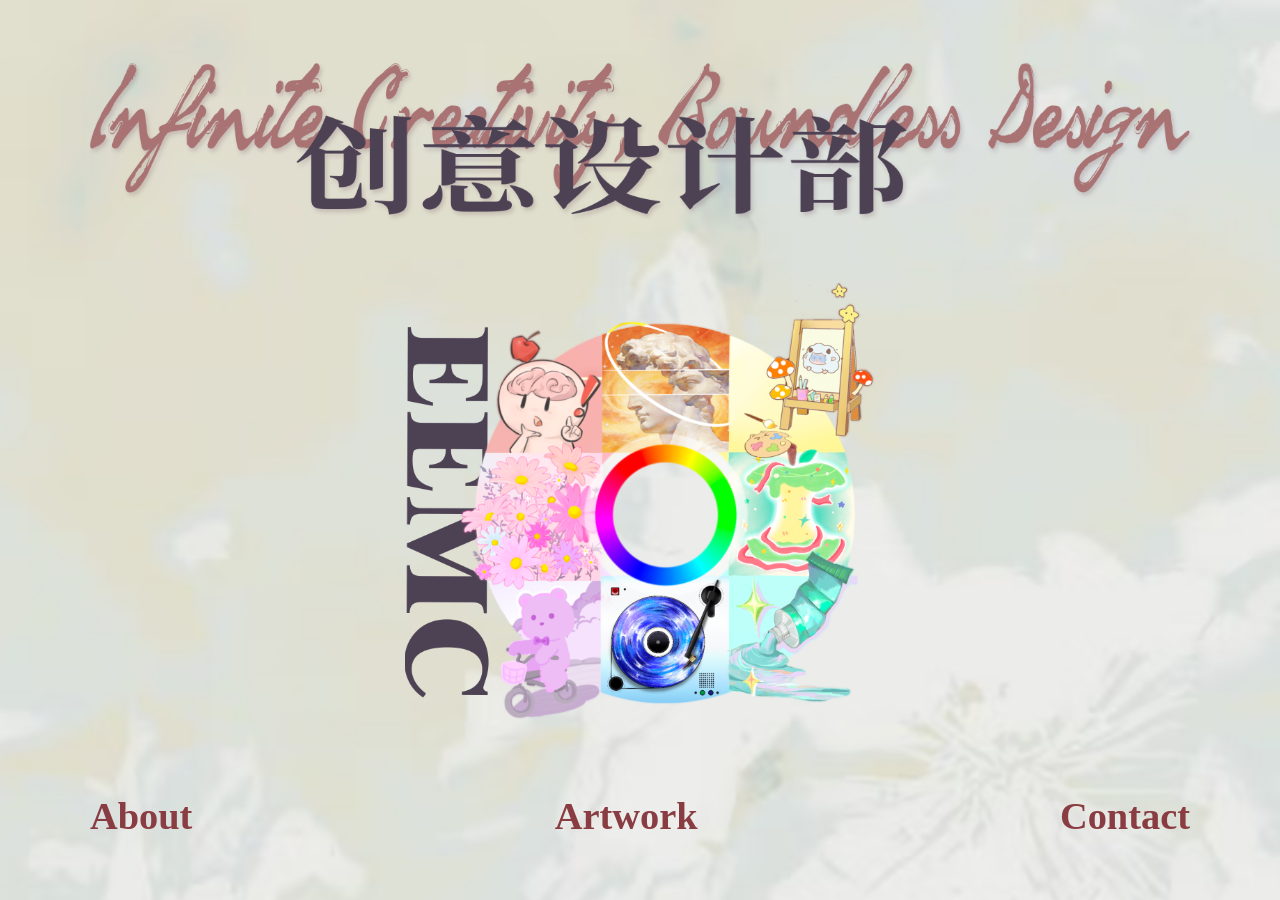
<file: site/index.html>
<!doctype html>
<html lang="zh-CN">
<head><script src="page-effects.js"></script>
  <meta charset="utf-8"><meta name="viewport" content="width=device-width, initial-scale=1">
  <meta name="description" content="创意设计部作品集 — Infinite Creativity, Boundless Design.">
  <title>创意设计部 · Infinite Creativity</title>
  <link rel="stylesheet" href="style.css">
</head>
<body class="page-home">
  <main class="cover">
    <h1 class="title-art"><img src="assets/word.png" alt="创意设计部 · Infinite Creativity Boundless Design"></h1>
    <a class="composition" href="artwork.html" aria-label="探索创意设计部作品">
      <span class="wheel"><img src="assets/color-wheel.png" alt="创意设计部色环拼贴：绘画、花朵、雕塑与唱片"></span>
      <span class="eemc"><img src="assets/eemc.png" alt="EEMC"></span>
    </a>
    <nav class="cover-nav" aria-label="主要导航"><a href="about.html">About</a><a href="artwork.html">Artwork</a><a href="contact.html">Contact</a></nav>
  </main>
  <script>
    // Wait for the supplied artwork so the entrance never runs over unloaded images.
    Promise.all(Array.from(document.images, image => image.decode().catch(() => {})))
      .then(() => document.body.classList.add('ready'));
  </script>
</body>
</html>
</file>
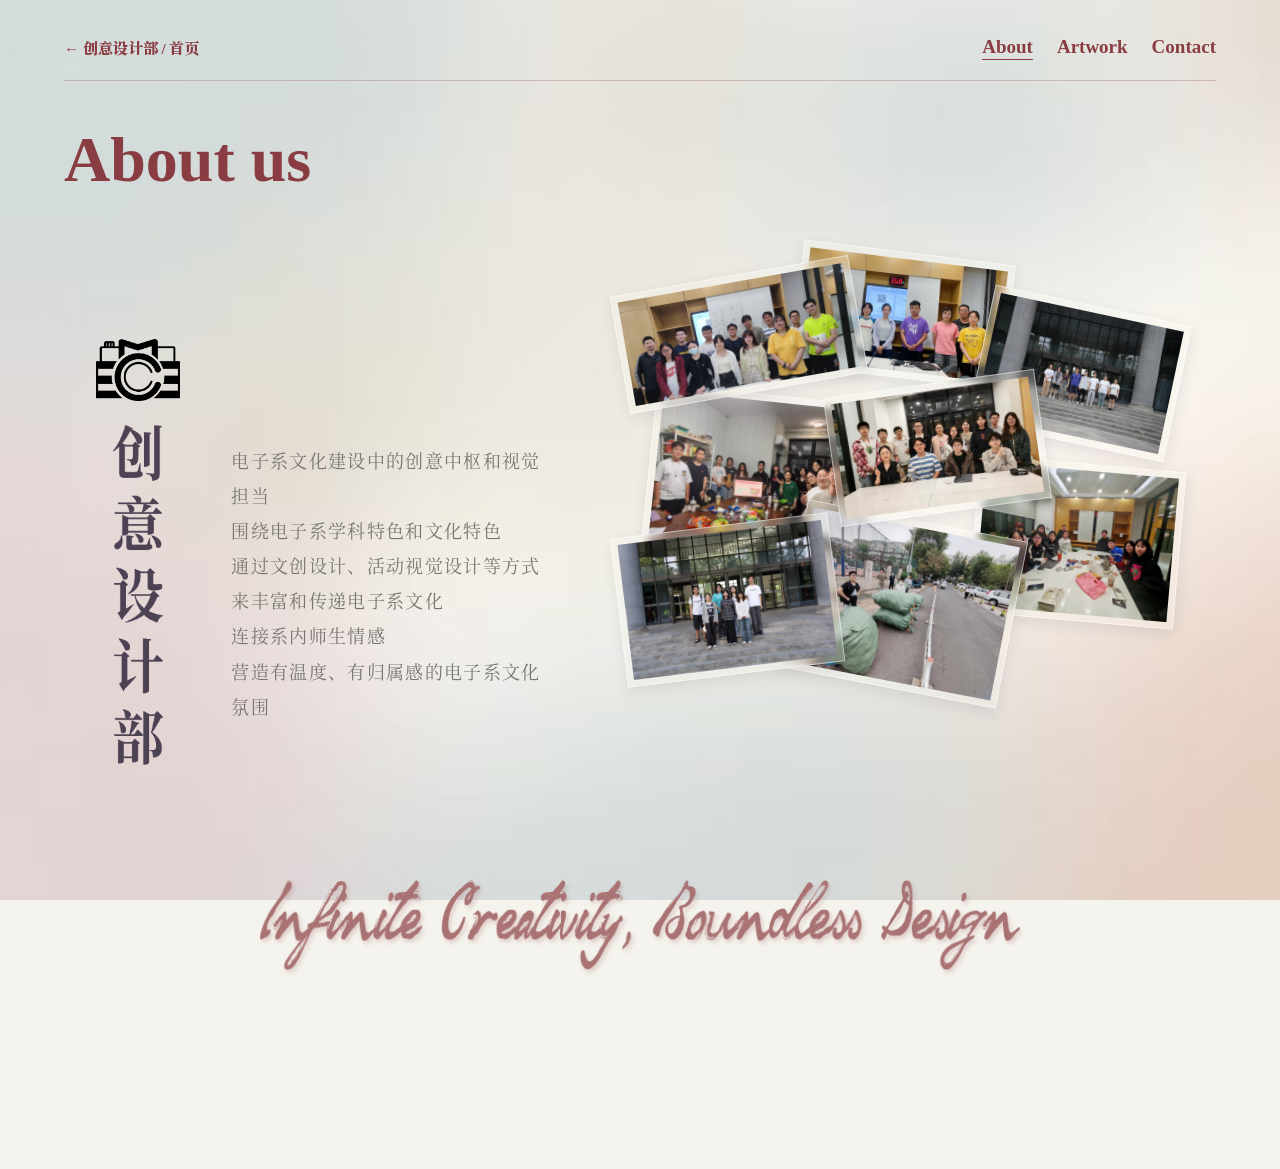
<file: site/about.html>
<!doctype html>
<html lang="zh-CN">
<head><script src="page-effects.js"></script><meta charset="utf-8"><meta name="viewport" content="width=device-width,initial-scale=1"><meta name="description" content="创意设计部，电子系文化建设中的创意中枢和视觉担当。"><title>About · 创意设计部</title><link rel="stylesheet" href="style.css"></head>
<body class="page-about">
<main class="page about-page">
<header class="page-header"><a class="home-link" href="index.html">← 创意设计部 / 首页</a><nav class="page-nav" aria-label="主要导航"><a href="about.html" aria-current="page">About</a><a href="artwork.html">Artwork</a><a href="contact.html">Contact</a></nav></header>
<h2 class="about-us-heading">About us</h2><section class="about-layout" aria-label="关于创意设计部">
<div class="about-top">
<div class="about-story">
<div class="about-brand"><img class="media-center-logo" src="assets/media-center-logo.png" alt="电子系媒体中心标志"><h1 class="about-vertical"><img src="assets/about-title.png" alt="创意设计部"></h1></div>

<p class="about-copy">
<span>电子系文化建设中的创意中枢和视觉担当</span>
<span>围绕电子系学科特色和文化特色</span>
<span>通过文创设计、活动视觉设计等方式</span>
<span>来丰富和传递电子系文化</span>
<span>连接系内师生情感</span>
<span>营造有温度、有归属感的电子系文化氛围</span>
</p></div>
<div class="photo-collage" role="group" aria-label="部门合照与活动回忆，共 8 张照片">
<a class="scattered-photo photo-1" href="assets/photos/photo-01.jpg" target="_blank" rel="noopener" aria-label="查看2022部门合影（新窗口）"><img src="assets/photos/photo-01.jpg" alt="2022部门合影" decoding="async"></a>
<a class="scattered-photo photo-2" href="assets/photos/photo-02.jpg" target="_blank" rel="noopener" aria-label="查看2023暑培（新窗口）"><img src="assets/photos/photo-02.jpg" alt="2023暑培" decoding="async"></a>
<a class="scattered-photo photo-3" href="assets/photos/photo-03.jpg" target="_blank" rel="noopener" aria-label="查看2023部门合影（新窗口）"><img src="assets/photos/photo-03.jpg" alt="2023部门合影" decoding="async"></a>
<a class="scattered-photo photo-4" href="assets/photos/photo-04.jpg" target="_blank" rel="noopener" aria-label="查看2025迎新（新窗口）"><img src="assets/photos/photo-04.jpg" alt="2025迎新" decoding="async"></a>
<a class="scattered-photo photo-5" href="assets/photos/photo-05.jpg" target="_blank" rel="noopener" aria-label="查看2025部门合影（新窗口）"><img src="assets/photos/photo-05.jpg" alt="2025部门合影" decoding="async"></a>
<a class="scattered-photo photo-6" href="assets/photos/photo-06.jpg" target="_blank" rel="noopener" aria-label="查看2026女生节（新窗口）"><img src="assets/photos/photo-06.jpg" alt="2026女生节" decoding="async"></a>
<a class="scattered-photo photo-7" href="assets/photos/photo-07.jpg" target="_blank" rel="noopener" aria-label="查看2026部门合影（新窗口）"><img src="assets/photos/photo-07.jpg" alt="2026部门合影" decoding="async"></a>
<a class="scattered-photo photo-8" href="assets/photos/photo-08.jpg" target="_blank" rel="noopener" aria-label="查看苦力时刻（里面是可爱的MAX）（新窗口）"><img src="assets/photos/photo-08.jpg" alt="苦力时刻（里面是可爱的MAX）" decoding="async"></a>
</div></div>
<div class="about-english"><img src="assets/about-english.png" alt="Infinite Creativity, Boundless Design"></div>
</section></main></body></html>
</file>
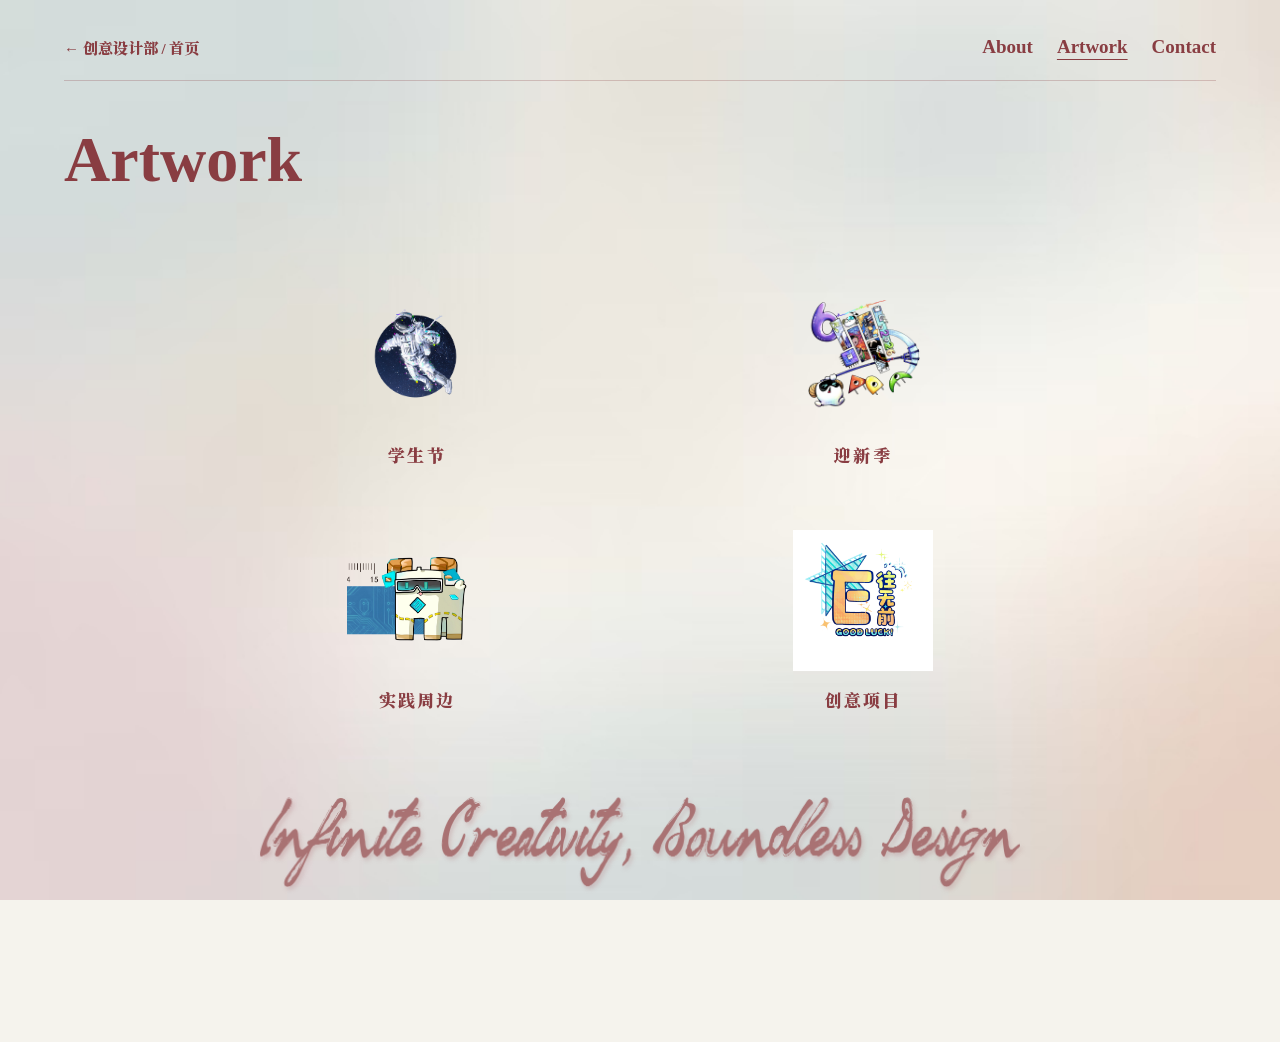
<file: site/artwork.html>
<!doctype html><html lang="zh-CN"><head><meta charset="utf-8"><script src="page-effects.js"></script><meta name="viewport" content="width=device-width,initial-scale=1"><title>Artwork · 创意设计部</title><link rel="stylesheet" href="style.css"><script src="gallery-layout.js" defer></script><script src="gallery.js" defer></script></head><body class="page-artwork"><main class="page collection-page"><header class="page-header"><a class="home-link" href="index.html">← 创意设计部 / 首页</a><nav class="page-nav" aria-label="主要导航"><a href="about.html">About</a><a href="artwork.html" aria-current="page">Artwork</a><a href="contact.html">Contact</a></nav></header><h1 class="artwork-heading">Artwork</h1><nav class="category-grid" aria-label="作品分类"><a class="category-link" href="festival.html"><img src="assets/collections/festival/logo.png" alt="" width="150" height="150"><span>学生节</span></a><a class="category-link" href="welcome.html"><img src="assets/collections/welcome/logo.png" alt="" width="150" height="150"><span>迎新季</span></a><a class="category-link" href="practice.html"><img src="assets/collections/practice/logo.png" alt="" width="150" height="150"><span>实践周边</span></a><a class="category-link" href="creative.html"><img src="assets/collections/creative/logo.png" alt="" width="150" height="150"><span>创意项目</span></a></nav><div class="about-english section-english"><img src="assets/about-english.png" alt="Infinite Creativity, Boundless Design"></div></main></body></html>
</file>
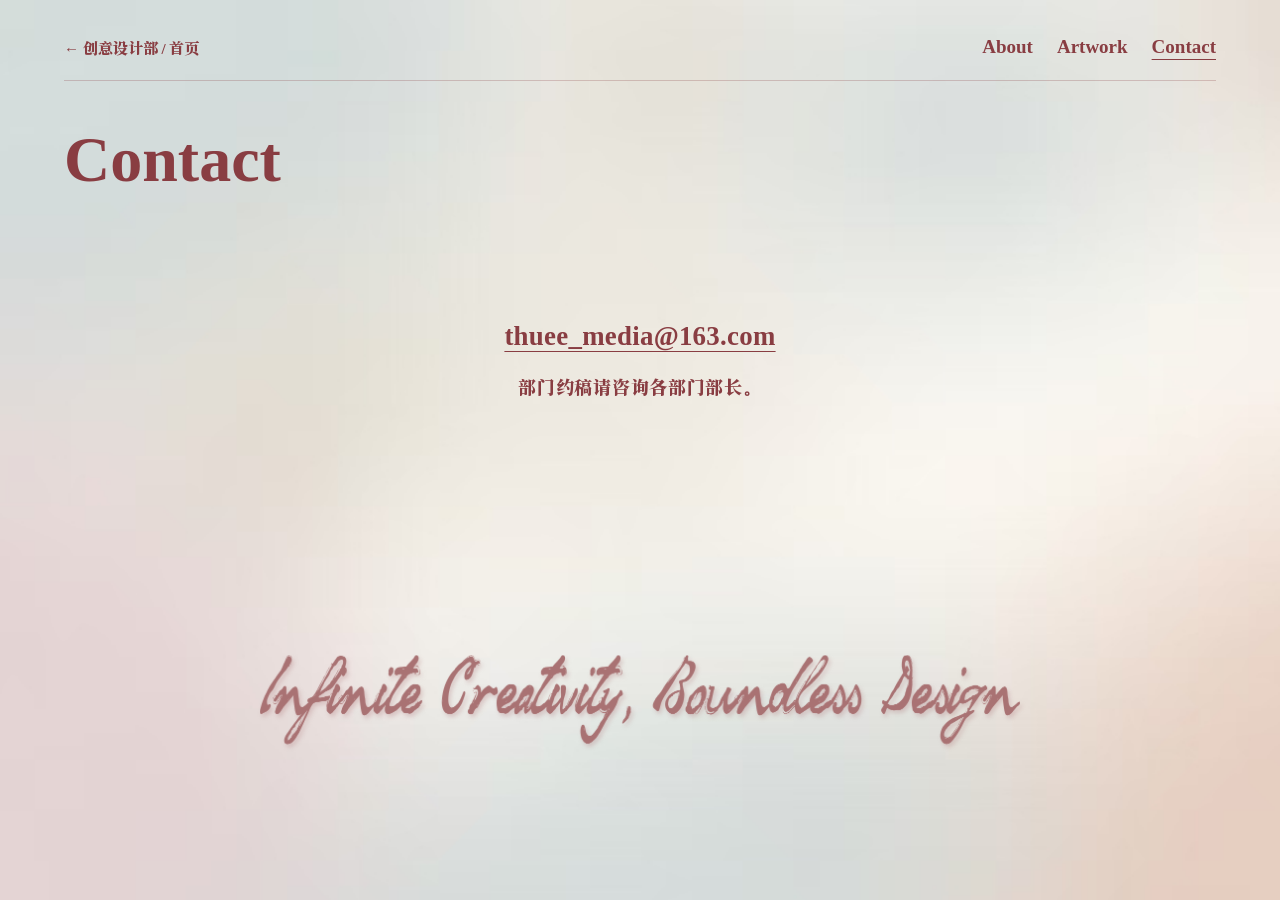
<file: site/contact.html>
<!doctype html><html lang="zh-CN"><head><script src="page-effects.js"></script><meta charset="utf-8"><meta name="viewport" content="width=device-width,initial-scale=1"><title>Contact · 创意设计部</title><link rel="stylesheet" href="style.css"></head><body class="page-contact"><main class="page"><header class="page-header"><a class="home-link" href="index.html">← 创意设计部 / 首页</a><nav class="page-nav" aria-label="主要导航"><a href="about.html">About</a><a href="artwork.html">Artwork</a><a href="contact.html" aria-current="page">Contact</a></nav></header><h2>Contact</h2><div class="contact-details"><a class="contact-email" href="mailto:thuee_media@163.com">thuee_media@163.com</a><p class="commission-note">部门约稿请咨询各部门部长。</p></div><div class="about-english section-english"><img src="assets/about-english.png" alt="Infinite Creativity, Boundless Design"></div></main></body></html>
</file>
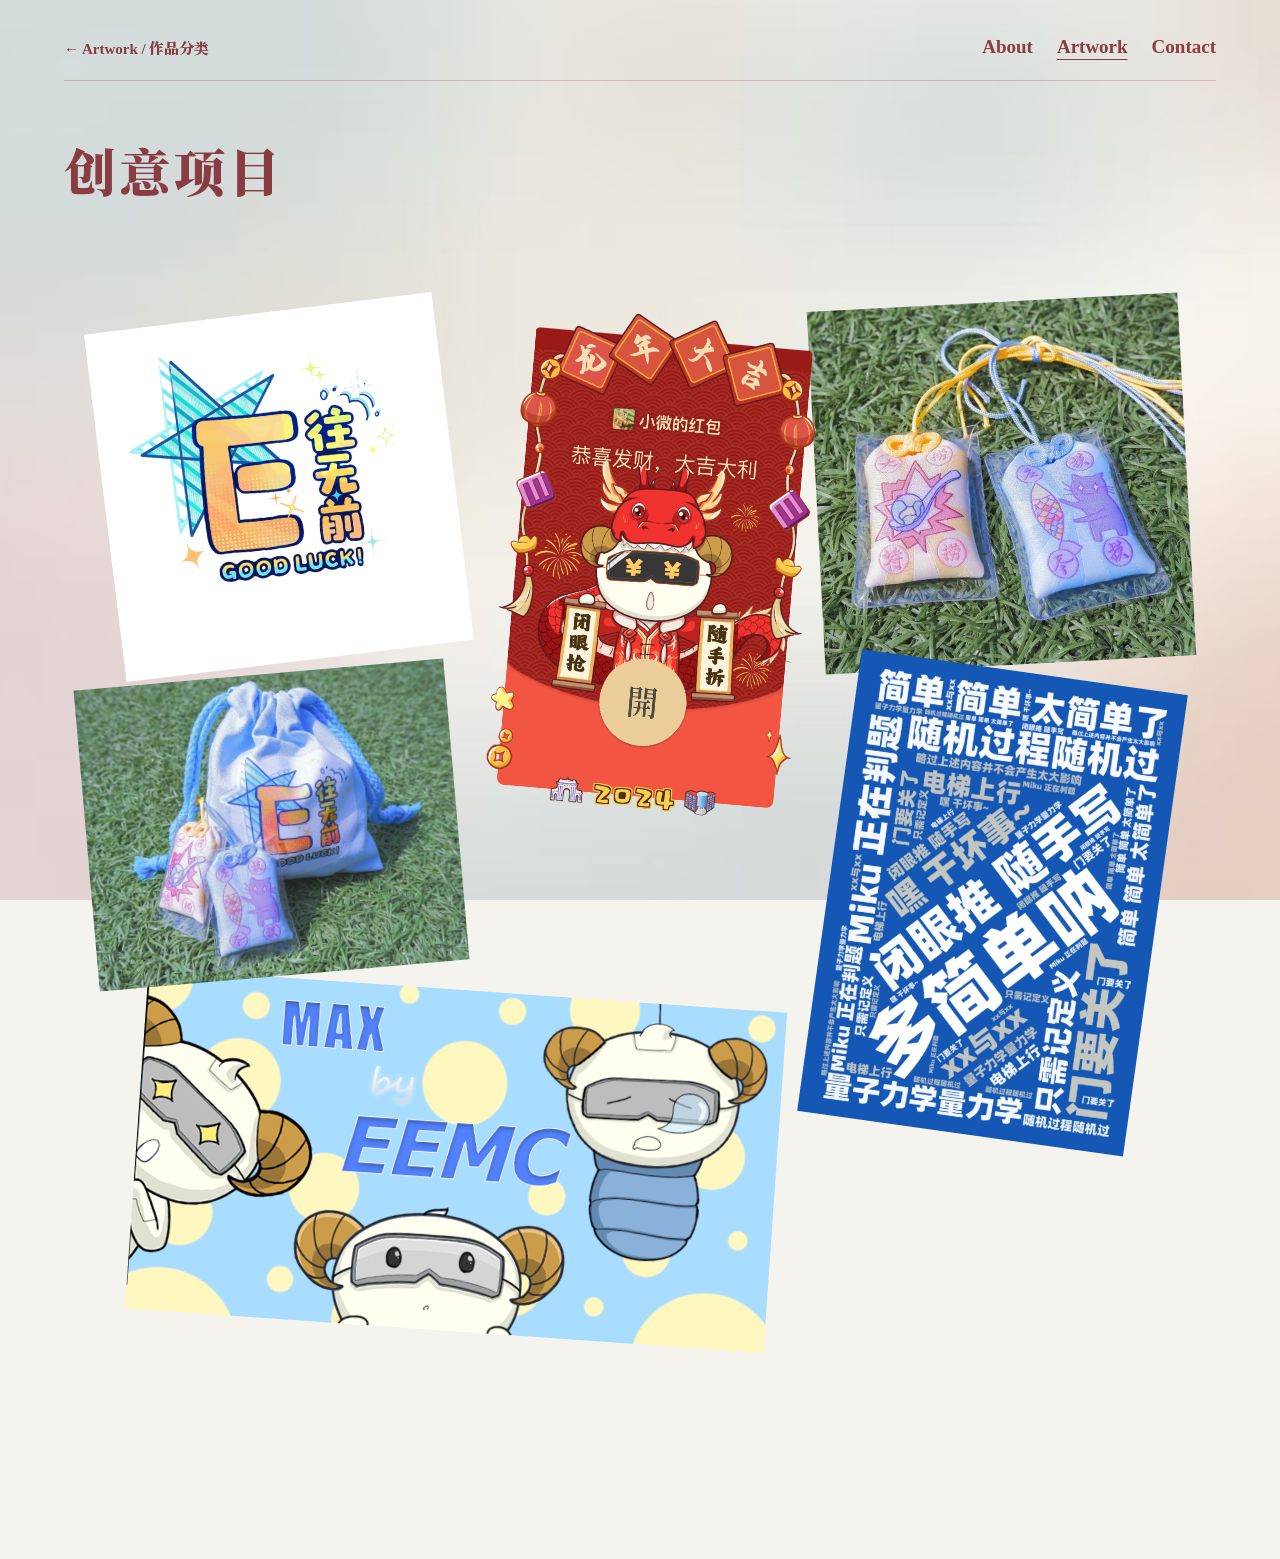
<file: site/creative.html>
<!doctype html><html lang="zh-CN"><head><meta charset="utf-8"><script src="page-effects.js"></script><meta name="viewport" content="width=device-width,initial-scale=1"><title>创意项目 · 创意设计部</title><link rel="stylesheet" href="style.css"><script src="gallery-layout.js" defer></script><script src="gallery.js" defer></script></head><body class="page-artwork"><main class="page collection-page"><header class="page-header"><a class="home-link" href="artwork.html">← Artwork / 作品分类</a><nav class="page-nav" aria-label="主要导航"><a href="about.html">About</a><a href="artwork.html" aria-current="page">Artwork</a><a href="contact.html">Contact</a></nav></header><h1 class="collection-heading">创意项目</h1><div class="free-gallery"><figure class="collection-work free-work" style="--tilt:-5deg;--lift:10px;--depth:2"><a href="assets/collections/creative/E%E5%BE%80%E6%97%A0%E5%89%8D.png" data-gallery aria-label="放大查看作品 1"><img src="assets/collections/creative/E%E5%BE%80%E6%97%A0%E5%89%8D.png" alt="作品 1" loading="lazy" decoding="async"></a></figure><figure class="collection-work free-work" style="--tilt:4deg;--lift:40px;--depth:5"><a href="assets/collections/creative/%E5%BE%A1%E5%AE%881.jpg" data-gallery aria-label="放大查看作品 2"><img src="assets/collections/creative/%E5%BE%A1%E5%AE%881.jpg" alt="作品 2" loading="lazy" decoding="async"></a></figure><figure class="collection-work free-work" style="--tilt:-2deg;--lift:0px;--depth:1"><a href="assets/collections/creative/%E6%8B%86%E7%BA%A2%E5%8C%85%E9%A1%B5.png" data-gallery aria-label="放大查看作品 3"><img src="assets/collections/creative/%E6%8B%86%E7%BA%A2%E5%8C%85%E9%A1%B5.png" alt="作品 3" loading="lazy" decoding="async"></a></figure><figure class="collection-work free-work" style="--tilt:6deg;--lift:25px;--depth:4"><a href="assets/collections/creative/%E7%A6%8F%E8%A2%8B%E5%BE%A1%E5%AE%88.jpg" data-gallery aria-label="放大查看作品 4"><img src="assets/collections/creative/%E7%A6%8F%E8%A2%8B%E5%BE%A1%E5%AE%88.jpg" alt="作品 4" loading="lazy" decoding="async"></a></figure><figure class="collection-work free-work" style="--tilt:-4deg;--lift:-10px;--depth:6"><a href="assets/collections/creative/%E8%93%9D%E7%99%BD%E6%AD%A3%E9%9D%A2.png" data-gallery aria-label="放大查看作品 5"><img src="assets/collections/creative/%E8%93%9D%E7%99%BD%E6%AD%A3%E9%9D%A2.png" alt="作品 5" loading="lazy" decoding="async"></a></figure><figure class="collection-work free-work" style="--tilt:3deg;--lift:30px;--depth:3"><a href="assets/collections/creative/%E8%AF%A6%E6%83%85%E9%A1%B5%E6%A8%AA%E5%B9%85.png" data-gallery aria-label="放大查看作品 6"><img src="assets/collections/creative/%E8%AF%A6%E6%83%85%E9%A1%B5%E6%A8%AA%E5%B9%85.png" alt="作品 6" loading="lazy" decoding="async"></a></figure></div></main></body></html>
</file>
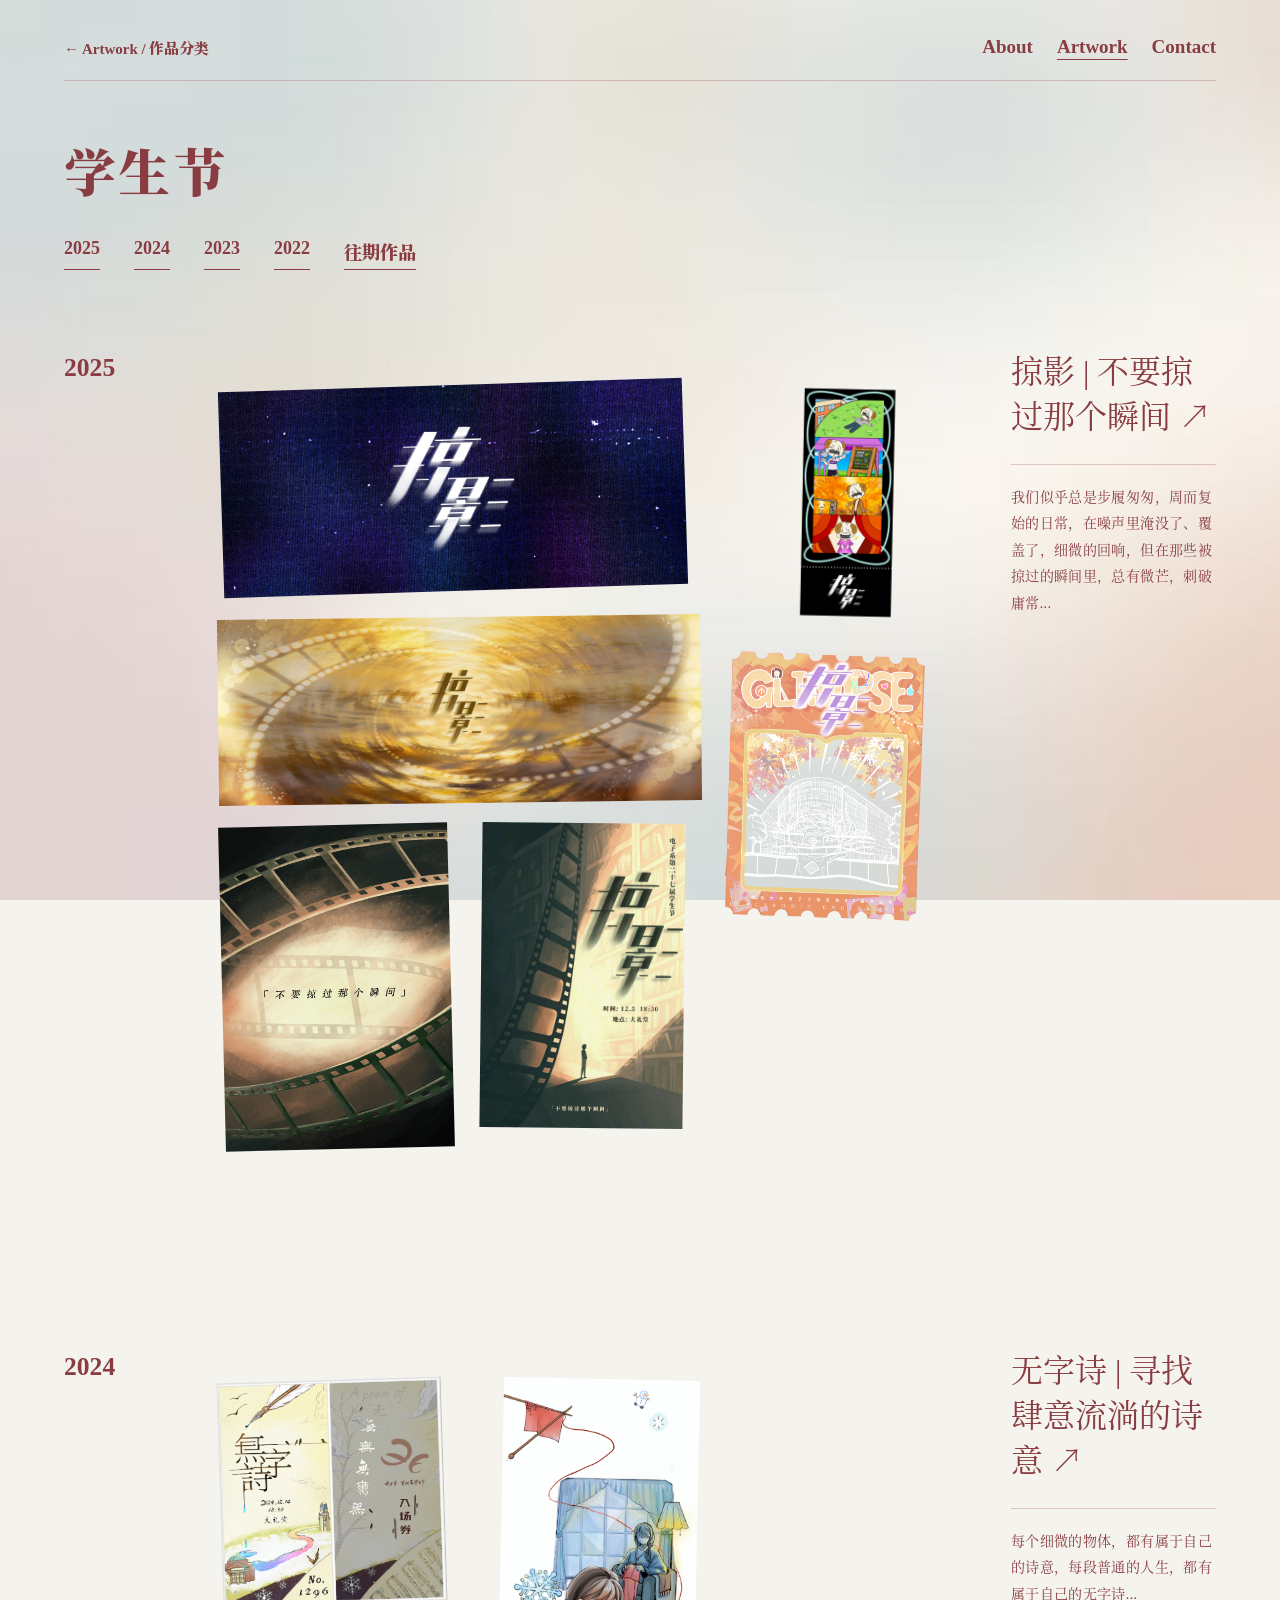
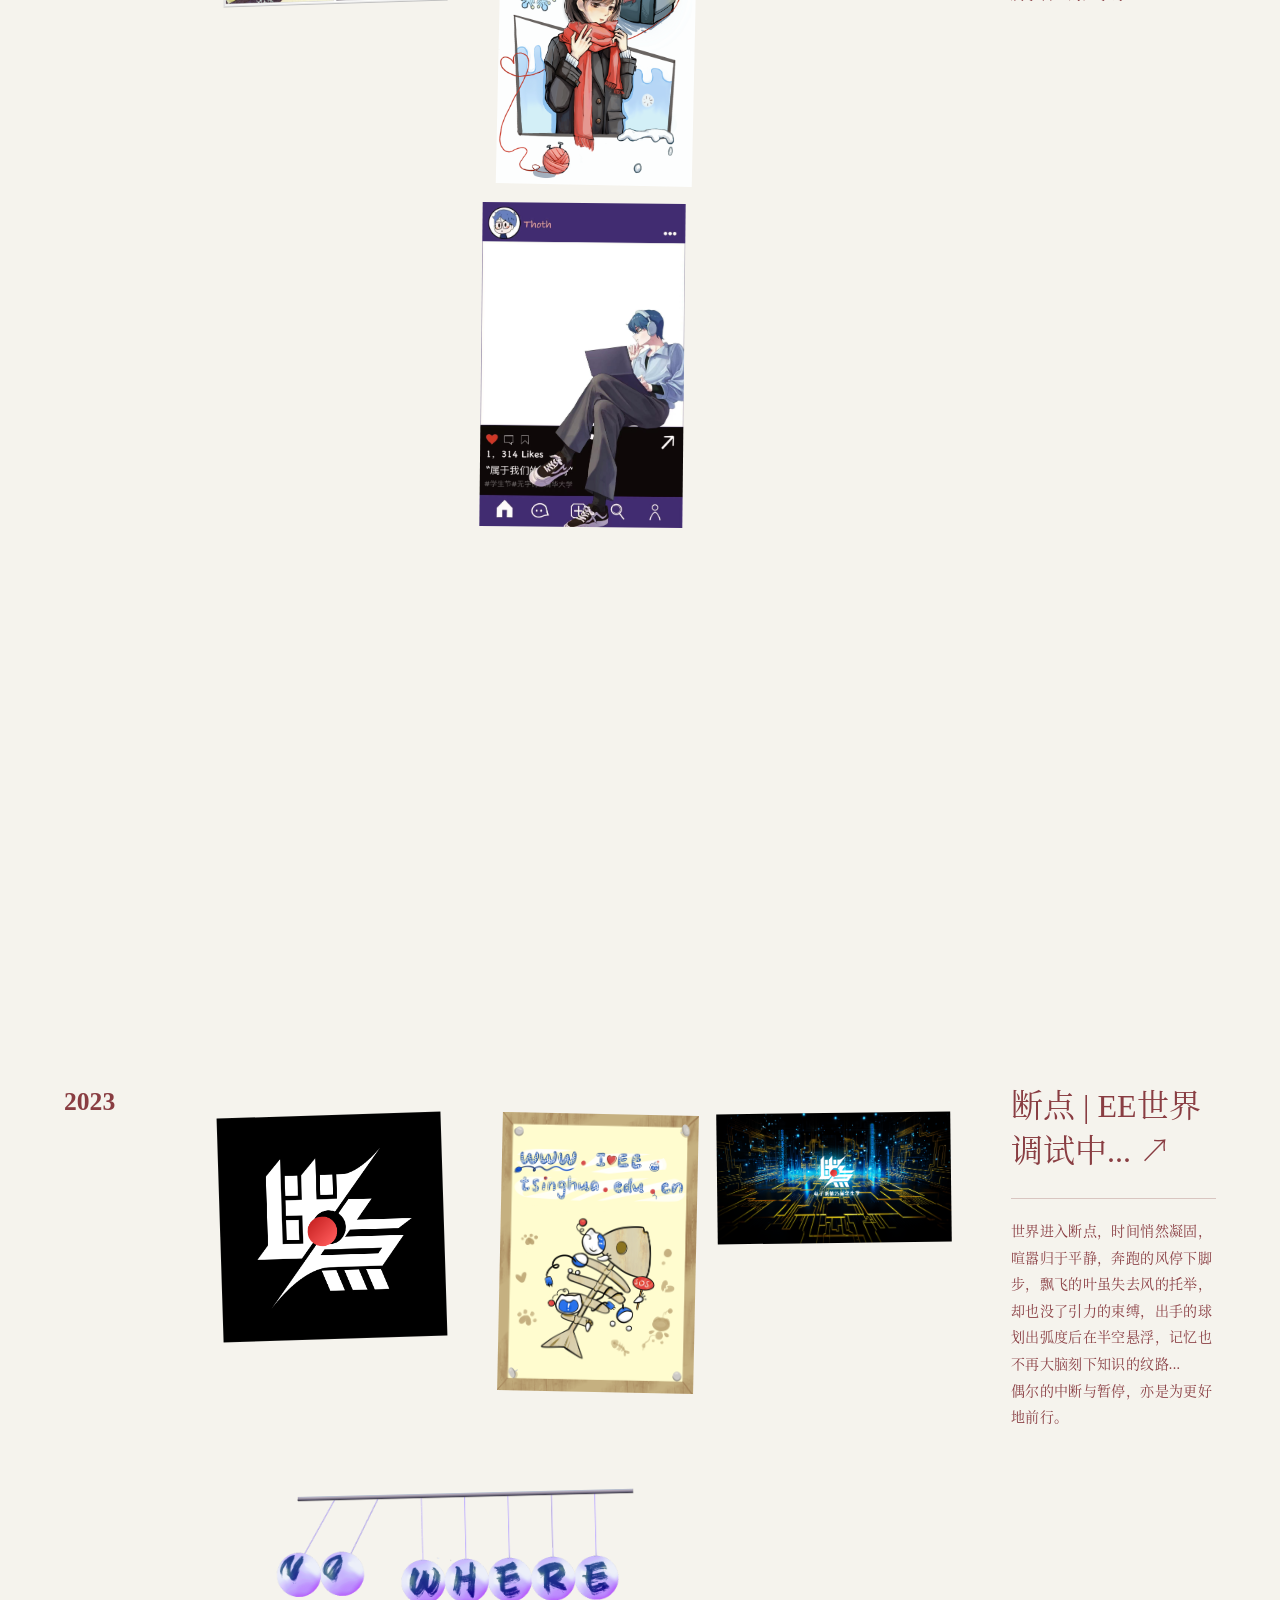
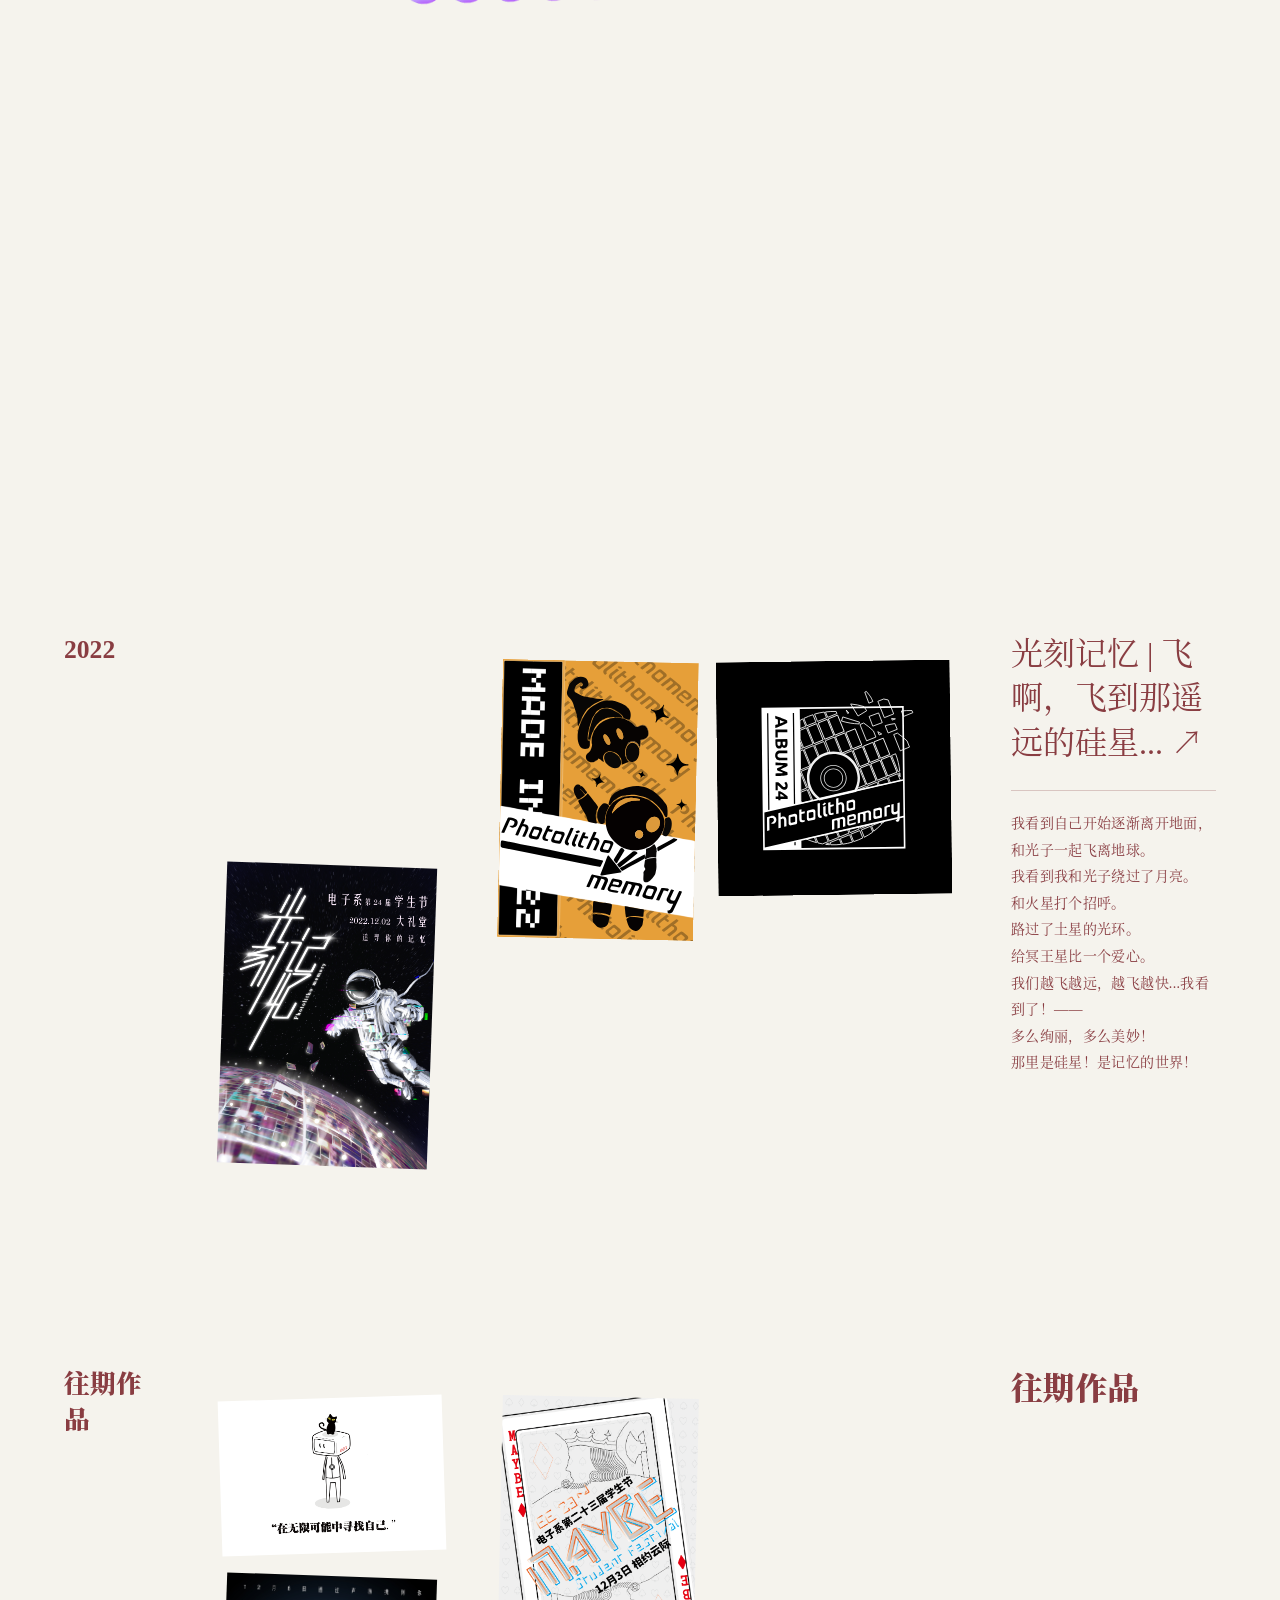
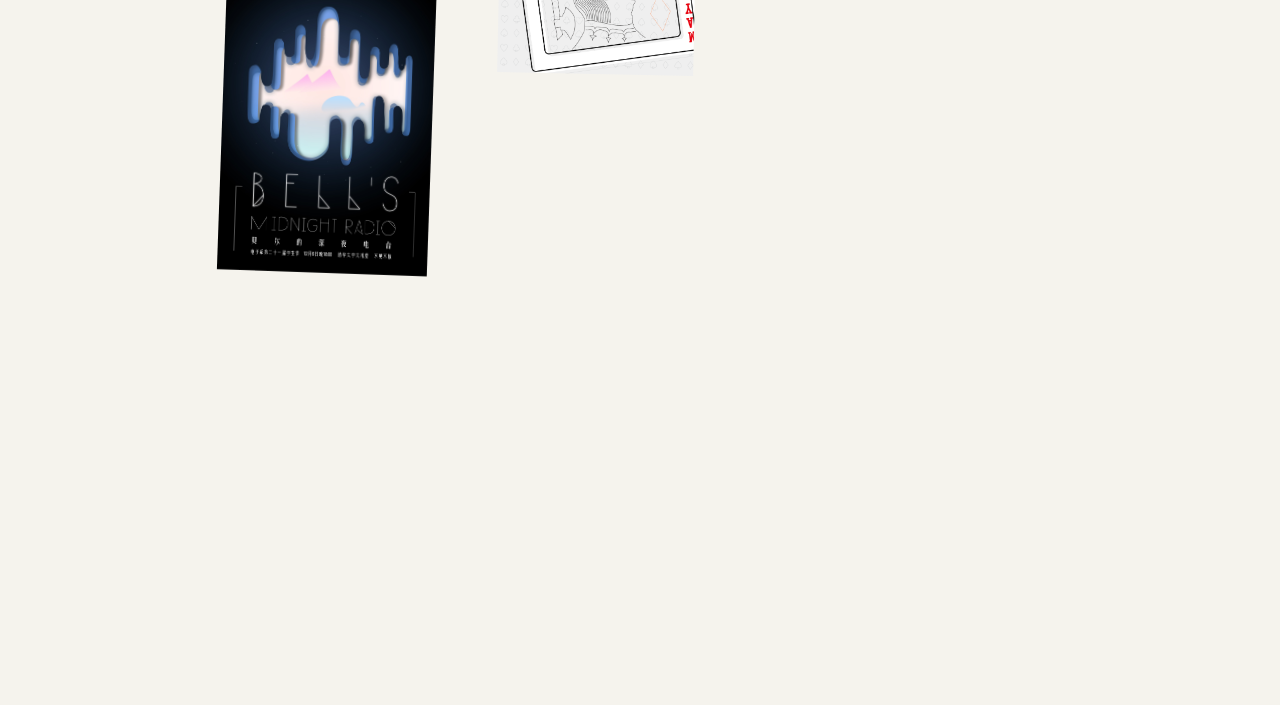
<file: site/festival.html>
<!doctype html><html lang="zh-CN"><head><meta charset="utf-8"><script src="page-effects.js"></script><meta name="viewport" content="width=device-width,initial-scale=1"><title>学生节 · 创意设计部</title><link rel="stylesheet" href="style.css"><script src="gallery-layout.js" defer></script><script src="gallery.js" defer></script></head><body class="page-artwork"><main class="page collection-page"><header class="page-header"><a class="home-link" href="artwork.html">← Artwork / 作品分类</a><nav class="page-nav" aria-label="主要导航"><a href="about.html">About</a><a href="artwork.html" aria-current="page">Artwork</a><a href="contact.html">Contact</a></nav></header><h1 class="collection-heading">学生节</h1><nav class="year-nav" aria-label="按年份浏览"><a href="#festival-0">2025</a><a href="#festival-1">2024</a><a href="#festival-2">2023</a><a href="#festival-3">2022</a><a href="#festival-4">往期作品</a></nav><section class="year-section editorial-row" id="festival-0" aria-label="2025 · 掠影"><h2 class="year-label">2025</h2><div class="year-gallery"><figure class="collection-work free-work" style="--tilt:-5deg;--lift:10px;--depth:2"><a href="assets/collections/festival/%E6%8E%A0%E5%BD%B1/%E5%8F%8D%E8%BD%AC%E8%83%B6%E7%89%87.png" data-gallery aria-label="放大查看作品 1"><img src="assets/collections/festival/%E6%8E%A0%E5%BD%B1/%E5%8F%8D%E8%BD%AC%E8%83%B6%E7%89%87.png" alt="作品 1" loading="lazy" decoding="async"></a></figure><figure class="collection-work free-work" style="--tilt:4deg;--lift:40px;--depth:5"><a href="assets/collections/festival/%E6%8E%A0%E5%BD%B1/%E5%91%A8%E8%BE%B9-%E5%85%89%E5%BD%B1%E6%98%8E%E4%BF%A1%E7%89%87.png" data-gallery aria-label="放大查看作品 2"><img src="assets/collections/festival/%E6%8E%A0%E5%BD%B1/%E5%91%A8%E8%BE%B9-%E5%85%89%E5%BD%B1%E6%98%8E%E4%BF%A1%E7%89%87.png" alt="作品 2" loading="lazy" decoding="async"></a></figure><figure class="collection-work free-work" style="--tilt:-2deg;--lift:0px;--depth:1"><a href="assets/collections/festival/%E6%8E%A0%E5%BD%B1/%E5%B0%81%E9%9D%A2.png" data-gallery aria-label="放大查看作品 3"><img src="assets/collections/festival/%E6%8E%A0%E5%BD%B1/%E5%B0%81%E9%9D%A2.png" alt="作品 3" loading="lazy" decoding="async"></a></figure><figure class="collection-work free-work" style="--tilt:6deg;--lift:25px;--depth:4"><a href="assets/collections/festival/%E6%8E%A0%E5%BD%B1/%E6%96%87%E4%BB%B6%E5%A4%B9%E8%83%8C%E9%9D%A2.png" data-gallery aria-label="放大查看作品 4"><img src="assets/collections/festival/%E6%8E%A0%E5%BD%B1/%E6%96%87%E4%BB%B6%E5%A4%B9%E8%83%8C%E9%9D%A2.png" alt="作品 4" loading="lazy" decoding="async"></a></figure><figure class="collection-work free-work" style="--tilt:-4deg;--lift:-10px;--depth:6"><a href="assets/collections/festival/%E6%8E%A0%E5%BD%B1/%E6%B5%B7%E6%8A%A5.png" data-gallery aria-label="放大查看作品 5"><img src="assets/collections/festival/%E6%8E%A0%E5%BD%B1/%E6%B5%B7%E6%8A%A5.png" alt="作品 5" loading="lazy" decoding="async"></a></figure><figure class="collection-work free-work" style="--tilt:3deg;--lift:30px;--depth:3"><a href="assets/collections/festival/%E6%8E%A0%E5%BD%B1/%E8%88%9E%E5%8F%B0%E5%B9%95%E5%B8%83%E6%89%A9%E5%B1%951.png" data-gallery aria-label="放大查看作品 6"><img src="assets/collections/festival/%E6%8E%A0%E5%BD%B1/%E8%88%9E%E5%8F%B0%E5%B9%95%E5%B8%83%E6%89%A9%E5%B1%951.png" alt="作品 6" loading="lazy" decoding="async"></a></figure></div><aside class="year-detail"><a class="article-link" href="https://mp.weixin.qq.com/s/F_FFAVio_1wCcsqHtuzvAg" target="_blank" rel="noopener noreferrer">掠影 | 不要掠过那个瞬间 ↗</a><div class="welcome-notes festival-notes"><p>我们似乎总是步履匆匆，周而复始的日常，在噪声里淹没了、覆盖了，细微的回响，但在那些被掠过的瞬间里，总有微芒，刺破庸常...</p></div></aside></section><section class="year-section editorial-row" id="festival-1" aria-label="2024 · 无字诗"><h2 class="year-label">2024</h2><div class="year-gallery"><figure class="collection-work free-work" style="--tilt:-5deg;--lift:10px;--depth:2"><a href="assets/collections/festival/%E6%97%A0%E5%AD%97%E8%AF%97/IMG_0176.jpeg" data-gallery aria-label="放大查看作品 1"><img src="assets/collections/festival/%E6%97%A0%E5%AD%97%E8%AF%97/IMG_0176.jpeg" alt="作品 1" loading="lazy" decoding="async"></a></figure><figure class="collection-work free-work" style="--tilt:4deg;--lift:40px;--depth:5"><a href="assets/collections/festival/%E6%97%A0%E5%AD%97%E8%AF%97/%E2%80%9C%E6%97%A0%E5%AD%97%E8%AF%97%E2%80%9D%E4%B8%BB%E6%8E%A8%E2%80%94%E2%80%94%E5%9B%B4%E5%B7%BE.png" data-gallery aria-label="放大查看作品 2"><img src="assets/collections/festival/%E6%97%A0%E5%AD%97%E8%AF%97/%E2%80%9C%E6%97%A0%E5%AD%97%E8%AF%97%E2%80%9D%E4%B8%BB%E6%8E%A8%E2%80%94%E2%80%94%E5%9B%B4%E5%B7%BE.png" alt="作品 2" loading="lazy" decoding="async"></a></figure><figure class="collection-work free-work" style="--tilt:-2deg;--lift:0px;--depth:1"><a href="assets/collections/festival/%E6%97%A0%E5%AD%97%E8%AF%97/%E2%80%9D%E6%97%A0%E5%AD%97%E8%AF%97%E2%80%9C%E4%B8%BB%E6%8E%A8%E2%80%94%E2%80%94%E7%94%BB%E7%AC%94.png" data-gallery aria-label="放大查看作品 3"><img src="assets/collections/festival/%E6%97%A0%E5%AD%97%E8%AF%97/%E2%80%9D%E6%97%A0%E5%AD%97%E8%AF%97%E2%80%9C%E4%B8%BB%E6%8E%A8%E2%80%94%E2%80%94%E7%94%BB%E7%AC%94.png" alt="作品 3" loading="lazy" decoding="async"></a></figure><figure class="collection-work free-work" style="--tilt:6deg;--lift:25px;--depth:4"><a href="assets/collections/festival/%E6%97%A0%E5%AD%97%E8%AF%97/%E6%97%A0%E5%AD%97%E8%AF%97%E9%80%8F%E5%8D%A11.jpg" data-gallery aria-label="放大查看作品 4"><img src="assets/collections/festival/%E6%97%A0%E5%AD%97%E8%AF%97/%E6%97%A0%E5%AD%97%E8%AF%97%E9%80%8F%E5%8D%A11.jpg" alt="作品 4" loading="lazy" decoding="async"></a></figure><figure class="collection-work free-work" style="--tilt:-4deg;--lift:-10px;--depth:6"><a href="assets/collections/festival/%E6%97%A0%E5%AD%97%E8%AF%97/%E6%97%A0%E5%AD%97%E8%AF%97%E9%80%8F%E5%8D%A12.jpg" data-gallery aria-label="放大查看作品 5"><img src="assets/collections/festival/%E6%97%A0%E5%AD%97%E8%AF%97/%E6%97%A0%E5%AD%97%E8%AF%97%E9%80%8F%E5%8D%A12.jpg" alt="作品 5" loading="lazy" decoding="async"></a></figure><figure class="collection-work free-work" style="--tilt:3deg;--lift:30px;--depth:3"><a href="assets/collections/festival/%E6%97%A0%E5%AD%97%E8%AF%97/%E6%97%A0%E5%AD%97%E8%AF%97%E9%80%8F%E5%8D%A13.jpg" data-gallery aria-label="放大查看作品 6"><img src="assets/collections/festival/%E6%97%A0%E5%AD%97%E8%AF%97/%E6%97%A0%E5%AD%97%E8%AF%97%E9%80%8F%E5%8D%A13.jpg" alt="作品 6" loading="lazy" decoding="async"></a></figure><figure class="collection-work free-work" style="--tilt:-5deg;--lift:10px;--depth:2"><a href="assets/collections/festival/%E6%97%A0%E5%AD%97%E8%AF%97/%E6%97%A0%E5%AD%97%E8%AF%97%E9%92%A5%E5%8C%99%E6%89%A3.png" data-gallery aria-label="放大查看作品 7"><img src="assets/collections/festival/%E6%97%A0%E5%AD%97%E8%AF%97/%E6%97%A0%E5%AD%97%E8%AF%97%E9%92%A5%E5%8C%99%E6%89%A3.png" alt="作品 7" loading="lazy" decoding="async"></a></figure><figure class="collection-work free-work" style="--tilt:4deg;--lift:40px;--depth:5"><a href="assets/collections/festival/%E6%97%A0%E5%AD%97%E8%AF%97/%E6%AF%9B%E7%BA%BF.png" data-gallery aria-label="放大查看作品 8"><img src="assets/collections/festival/%E6%97%A0%E5%AD%97%E8%AF%97/%E6%AF%9B%E7%BA%BF.png" alt="作品 8" loading="lazy" decoding="async"></a></figure><figure class="collection-work free-work" style="--tilt:-2deg;--lift:0px;--depth:1"><a href="assets/collections/festival/%E6%97%A0%E5%AD%97%E8%AF%97/%E7%94%BB%E7%AC%94.png" data-gallery aria-label="放大查看作品 9"><img src="assets/collections/festival/%E6%97%A0%E5%AD%97%E8%AF%97/%E7%94%BB%E7%AC%94.png" alt="作品 9" loading="lazy" decoding="async"></a></figure><figure class="collection-work free-work" style="--tilt:6deg;--lift:25px;--depth:4"><a href="assets/collections/festival/%E6%97%A0%E5%AD%97%E8%AF%97/%E9%9F%B3%E7%AC%A6.png" data-gallery aria-label="放大查看作品 10"><img src="assets/collections/festival/%E6%97%A0%E5%AD%97%E8%AF%97/%E9%9F%B3%E7%AC%A6.png" alt="作品 10" loading="lazy" decoding="async"></a></figure></div><aside class="year-detail"><a class="article-link" href="https://mp.weixin.qq.com/s/NNWBUN678GowgpBjoqdA4A?scene=1" target="_blank" rel="noopener noreferrer">无字诗 | 寻找肆意流淌的诗意 ↗</a><div class="welcome-notes festival-notes"><p>每个细微的物体，都有属于自己的诗意，每段普通的人生，都有属于自己的无字诗...</p></div></aside></section><section class="year-section editorial-row" id="festival-2" aria-label="2023 · 断点"><h2 class="year-label">2023</h2><div class="year-gallery"><figure class="collection-work free-work" style="--tilt:-5deg;--lift:10px;--depth:2"><a href="assets/collections/festival/%E6%96%AD%E7%82%B9/final_%E9%BB%91%E5%BA%95.png" data-gallery aria-label="放大查看作品 1"><img src="assets/collections/festival/%E6%96%AD%E7%82%B9/final_%E9%BB%91%E5%BA%95.png" alt="作品 1" loading="lazy" decoding="async"></a></figure><figure class="collection-work free-work" style="--tilt:4deg;--lift:40px;--depth:5"><a href="assets/collections/festival/%E6%96%AD%E7%82%B9/%E4%B8%BB%E8%88%9E%E7%BE%8E.png" data-gallery aria-label="放大查看作品 2"><img src="assets/collections/festival/%E6%96%AD%E7%82%B9/%E4%B8%BB%E8%88%9E%E7%BE%8E.png" alt="作品 2" loading="lazy" decoding="async"></a></figure><figure class="collection-work free-work" style="--tilt:-2deg;--lift:0px;--depth:1"><a href="assets/collections/festival/%E6%96%AD%E7%82%B9/%E5%85%8D%E8%B4%B9%E5%91%A8%E8%BE%B9-%E6%96%87%E4%BB%B6%E5%A4%B9.png" data-gallery aria-label="放大查看作品 3"><img src="assets/collections/festival/%E6%96%AD%E7%82%B9/%E5%85%8D%E8%B4%B9%E5%91%A8%E8%BE%B9-%E6%96%87%E4%BB%B6%E5%A4%B9.png" alt="作品 3" loading="lazy" decoding="async"></a></figure><figure class="collection-work free-work" style="--tilt:6deg;--lift:25px;--depth:4"><a href="assets/collections/festival/%E6%96%AD%E7%82%B9/%E5%9B%9B%E5%AE%AB%E6%A0%BC.png" data-gallery aria-label="放大查看作品 4"><img src="assets/collections/festival/%E6%96%AD%E7%82%B9/%E5%9B%9B%E5%AE%AB%E6%A0%BC.png" alt="作品 4" loading="lazy" decoding="async"></a></figure><figure class="collection-work free-work" style="--tilt:-4deg;--lift:-10px;--depth:6"><a href="assets/collections/festival/%E6%96%AD%E7%82%B9/%E5%B7%A5%E4%BD%9C%E8%AF%81.png" data-gallery aria-label="放大查看作品 5"><img src="assets/collections/festival/%E6%96%AD%E7%82%B9/%E5%B7%A5%E4%BD%9C%E8%AF%81.png" alt="作品 5" loading="lazy" decoding="async"></a></figure><figure class="collection-work free-work" style="--tilt:3deg;--lift:30px;--depth:3"><a href="assets/collections/festival/%E6%96%AD%E7%82%B9/%E6%91%86.gif" data-gallery aria-label="放大查看作品 6"><img src="assets/collections/festival/%E6%96%AD%E7%82%B9/%E6%91%86.gif" alt="作品 6" loading="lazy" decoding="async"></a></figure><figure class="collection-work free-work" style="--tilt:-5deg;--lift:10px;--depth:2"><a href="assets/collections/festival/%E6%96%AD%E7%82%B9/%E6%B5%B7%E6%8A%A5_final.png" data-gallery aria-label="放大查看作品 7"><img src="assets/collections/festival/%E6%96%AD%E7%82%B9/%E6%B5%B7%E6%8A%A5_final.png" alt="作品 7" loading="lazy" decoding="async"></a></figure></div><aside class="year-detail"><a class="article-link" href="https://mp.weixin.qq.com/s/uf1GGd3zOeFO3Qlq_-UqJQ" target="_blank" rel="noopener noreferrer">断点 | EE世界调试中... ↗</a><div class="welcome-notes festival-notes"><p>世界进入断点，时间悄然凝固，喧嚣归于平静，奔跑的风停下脚步，飘飞的叶虽失去风的托举，却也没了引力的束缚，出手的球划出弧度后在半空悬浮，记忆也不再大脑刻下知识的纹路...<br>偶尔的中断与暂停，亦是为更好地前行。</p></div></aside></section><section class="year-section editorial-row" id="festival-3" aria-label="2022 · 光刻记忆"><h2 class="year-label">2022</h2><div class="year-gallery"><figure class="collection-work free-work" style="--tilt:-5deg;--lift:10px;--depth:2"><a href="assets/collections/festival/%E5%85%89%E5%88%BB%E8%AE%B0%E5%BF%86/1_%E6%96%87%E4%BB%B6%E5%A4%B9%E6%AD%A3%E9%9D%A2.svg" data-gallery aria-label="放大查看作品 1"><img src="assets/collections/festival/%E5%85%89%E5%88%BB%E8%AE%B0%E5%BF%86/1_%E6%96%87%E4%BB%B6%E5%A4%B9%E6%AD%A3%E9%9D%A2.svg" alt="作品 1" loading="lazy" decoding="async"></a></figure><figure class="collection-work free-work" style="--tilt:4deg;--lift:40px;--depth:5"><a href="assets/collections/festival/%E5%85%89%E5%88%BB%E8%AE%B0%E5%BF%86/4_%E9%92%A5%E5%8C%99%E6%89%A3_%E5%8D%B0%E8%8A%B1.png" data-gallery aria-label="放大查看作品 2"><img src="assets/collections/festival/%E5%85%89%E5%88%BB%E8%AE%B0%E5%BF%86/4_%E9%92%A5%E5%8C%99%E6%89%A3_%E5%8D%B0%E8%8A%B1.png" alt="作品 2" loading="lazy" decoding="async"></a></figure><figure class="collection-work free-work" style="--tilt:-2deg;--lift:0px;--depth:1"><a href="assets/collections/festival/%E5%85%89%E5%88%BB%E8%AE%B0%E5%BF%86/LOGO_%E5%8A%A8%E6%95%88.svg" data-gallery aria-label="放大查看作品 3"><img src="assets/collections/festival/%E5%85%89%E5%88%BB%E8%AE%B0%E5%BF%86/LOGO_%E5%8A%A8%E6%95%88.svg" alt="作品 3" loading="lazy" decoding="async"></a></figure><figure class="collection-work free-work" style="--tilt:6deg;--lift:25px;--depth:4"><a href="assets/collections/festival/%E5%85%89%E5%88%BB%E8%AE%B0%E5%BF%86/%E5%AD%A6%E7%94%9F%E8%8A%82%E6%B5%B7%E6%8A%A5.png" data-gallery aria-label="放大查看作品 4"><img src="assets/collections/festival/%E5%85%89%E5%88%BB%E8%AE%B0%E5%BF%86/%E5%AD%A6%E7%94%9F%E8%8A%82%E6%B5%B7%E6%8A%A5.png" alt="作品 4" loading="lazy" decoding="async"></a></figure><figure class="collection-work free-work" style="--tilt:-4deg;--lift:-10px;--depth:6"><a href="assets/collections/festival/%E5%85%89%E5%88%BB%E8%AE%B0%E5%BF%86/%E6%97%A0%E6%A0%87%E9%A2%98105_20221122225457.png" data-gallery aria-label="放大查看作品 5"><img src="assets/collections/festival/%E5%85%89%E5%88%BB%E8%AE%B0%E5%BF%86/%E6%97%A0%E6%A0%87%E9%A2%98105_20221122225457.png" alt="作品 5" loading="lazy" decoding="async"></a></figure></div><aside class="year-detail"><a class="article-link" href="https://mp.weixin.qq.com/s/anYBeAfVDMPt2jvdGbGdfQ" target="_blank" rel="noopener noreferrer">光刻记忆 | 飞啊，飞到那遥远的硅星... ↗</a><div class="welcome-notes festival-notes"><p>我看到自己开始逐渐离开地面，和光子一起飞离地球。<br>我看到我和光子绕过了月亮。<br>和火星打个招呼。<br>路过了土星的光环。<br>给冥王星比一个爱心。<br>我们越飞越远，越飞越快...我看到了！——<br>多么绚丽，多么美妙！<br>那里是硅星！是记忆的世界！</p></div></aside></section><section class="year-section editorial-row" id="festival-4" aria-label="往期作品"><h2 class="year-label">往期作品</h2><div class="year-gallery"><figure class="collection-work free-work" style="--tilt:-5deg;--lift:10px;--depth:2"><a href="assets/collections/festival/%E5%BE%80%E6%9C%9F%E4%BD%9C%E5%93%81/%E4%B8%BB%E6%B5%B7%E6%8A%A5%20-%20%E5%89%AF%E6%9C%AC_%E7%94%BB%E6%9D%BF%201.png" data-gallery aria-label="放大查看作品 1"><img src="assets/collections/festival/%E5%BE%80%E6%9C%9F%E4%BD%9C%E5%93%81/%E4%B8%BB%E6%B5%B7%E6%8A%A5%20-%20%E5%89%AF%E6%9C%AC_%E7%94%BB%E6%9D%BF%201.png" alt="作品 1" loading="lazy" decoding="async"></a></figure><figure class="collection-work free-work" style="--tilt:4deg;--lift:40px;--depth:5"><a href="assets/collections/festival/%E5%BE%80%E6%9C%9F%E4%BD%9C%E5%93%81/%E4%B8%BB%E6%B5%B7%E6%8A%A5-%E6%9C%80%E7%BB%88%E7%89%88%E6%9C%AC.jpg" data-gallery aria-label="放大查看作品 2"><img src="assets/collections/festival/%E5%BE%80%E6%9C%9F%E4%BD%9C%E5%93%81/%E4%B8%BB%E6%B5%B7%E6%8A%A5-%E6%9C%80%E7%BB%88%E7%89%88%E6%9C%AC.jpg" alt="作品 2" loading="lazy" decoding="async"></a></figure><figure class="collection-work free-work" style="--tilt:-2deg;--lift:0px;--depth:1"><a href="assets/collections/festival/%E5%BE%80%E6%9C%9F%E4%BD%9C%E5%93%81/%E6%98%8E%E4%BF%A1%E7%89%87.png" data-gallery aria-label="放大查看作品 3"><img src="assets/collections/festival/%E5%BE%80%E6%9C%9F%E4%BD%9C%E5%93%81/%E6%98%8E%E4%BF%A1%E7%89%87.png" alt="作品 3" loading="lazy" decoding="async"></a></figure><figure class="collection-work free-work" style="--tilt:6deg;--lift:25px;--depth:4"><a href="assets/collections/festival/%E5%BE%80%E6%9C%9F%E4%BD%9C%E5%93%81/%E6%B5%B7%E6%8A%A5.jpg" data-gallery aria-label="放大查看作品 4"><img src="assets/collections/festival/%E5%BE%80%E6%9C%9F%E4%BD%9C%E5%93%81/%E6%B5%B7%E6%8A%A5.jpg" alt="作品 4" loading="lazy" decoding="async"></a></figure><figure class="collection-work free-work" style="--tilt:-4deg;--lift:-10px;--depth:6"><a href="assets/collections/festival/%E5%BE%80%E6%9C%9F%E4%BD%9C%E5%93%81/%E7%9D%81%E7%9C%BC.png" data-gallery aria-label="放大查看作品 5"><img src="assets/collections/festival/%E5%BE%80%E6%9C%9F%E4%BD%9C%E5%93%81/%E7%9D%81%E7%9C%BC.png" alt="作品 5" loading="lazy" decoding="async"></a></figure><figure class="collection-work free-work" style="--tilt:3deg;--lift:30px;--depth:3"><a href="assets/collections/festival/%E5%BE%80%E6%9C%9F%E4%BD%9C%E5%93%81/%E9%97%A8%E7%A5%A8%E8%83%8C%E9%9D%A2.jpg" data-gallery aria-label="放大查看作品 6"><img src="assets/collections/festival/%E5%BE%80%E6%9C%9F%E4%BD%9C%E5%93%81/%E9%97%A8%E7%A5%A8%E8%83%8C%E9%9D%A2.jpg" alt="作品 6" loading="lazy" decoding="async"></a></figure><figure class="collection-work free-work" style="--tilt:-5deg;--lift:10px;--depth:2"><a href="assets/collections/festival/%E5%BE%80%E6%9C%9F%E4%BD%9C%E5%93%81/%E9%97%AD%E7%9C%BC.png" data-gallery aria-label="放大查看作品 7"><img src="assets/collections/festival/%E5%BE%80%E6%9C%9F%E4%BD%9C%E5%93%81/%E9%97%AD%E7%9C%BC.png" alt="作品 7" loading="lazy" decoding="async"></a></figure></div><aside class="year-detail"><span>往期作品</span></aside></section></main></body></html>
</file>
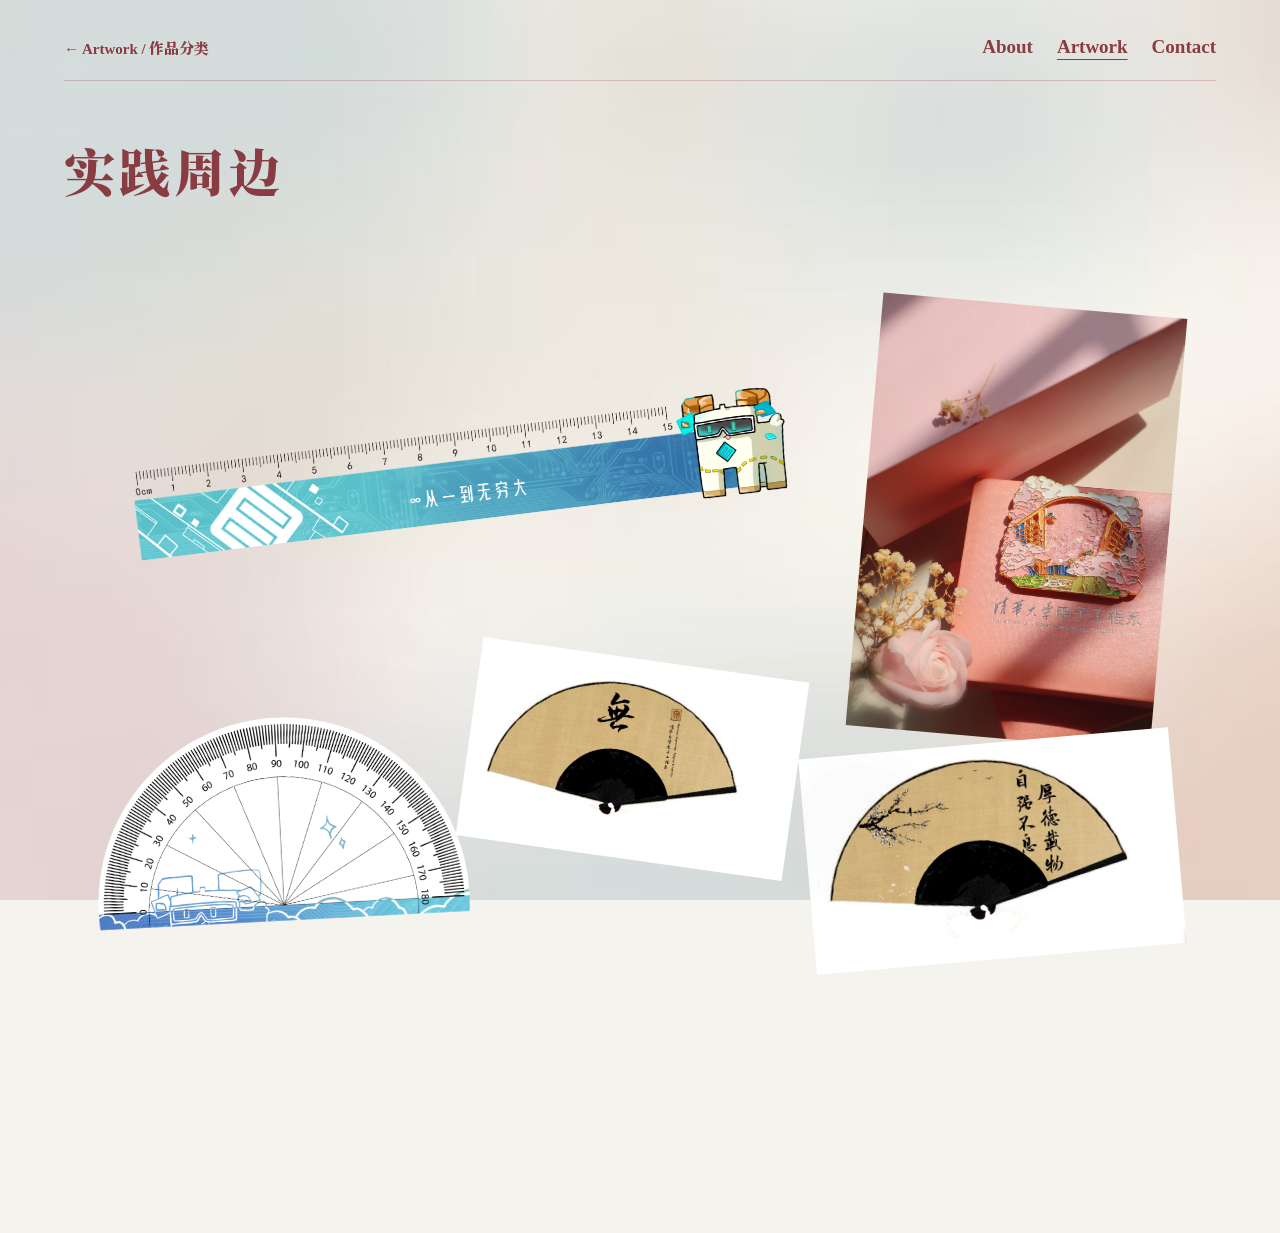
<file: site/practice.html>
<!doctype html><html lang="zh-CN"><head><meta charset="utf-8"><script src="page-effects.js"></script><meta name="viewport" content="width=device-width,initial-scale=1"><title>实践周边 · 创意设计部</title><link rel="stylesheet" href="style.css"><script src="gallery-layout.js" defer></script><script src="gallery.js" defer></script></head><body class="page-artwork"><main class="page collection-page"><header class="page-header"><a class="home-link" href="artwork.html">← Artwork / 作品分类</a><nav class="page-nav" aria-label="主要导航"><a href="about.html">About</a><a href="artwork.html" aria-current="page">Artwork</a><a href="contact.html">Contact</a></nav></header><h1 class="collection-heading">实践周边</h1><div class="free-gallery"><figure class="collection-work free-work" style="--tilt:-5deg;--lift:10px;--depth:2"><a href="assets/collections/practice/EEMC%E7%9B%B4%E5%B0%BA_%E4%BF%AE%E6%94%B9%E7%89%88.png" data-gallery aria-label="放大查看作品 1"><img src="assets/collections/practice/EEMC%E7%9B%B4%E5%B0%BA_%E4%BF%AE%E6%94%B9%E7%89%88.png" alt="作品 1" loading="lazy" decoding="async"></a></figure><figure class="collection-work free-work" style="--tilt:4deg;--lift:40px;--depth:5"><a href="assets/collections/practice/%E5%9C%86%E8%A7%922.png" data-gallery aria-label="放大查看作品 2"><img src="assets/collections/practice/%E5%9C%86%E8%A7%922.png" alt="作品 2" loading="lazy" decoding="async"></a></figure><figure class="collection-work free-work" style="--tilt:-2deg;--lift:0px;--depth:1"><a href="assets/collections/practice/%E6%8A%98%E6%89%871.jpg" data-gallery aria-label="放大查看作品 3"><img src="assets/collections/practice/%E6%8A%98%E6%89%871.jpg" alt="作品 3" loading="lazy" decoding="async"></a></figure><figure class="collection-work free-work" style="--tilt:6deg;--lift:25px;--depth:4"><a href="assets/collections/practice/%E6%8A%98%E6%89%872.jpg" data-gallery aria-label="放大查看作品 4"><img src="assets/collections/practice/%E6%8A%98%E6%89%872.jpg" alt="作品 4" loading="lazy" decoding="async"></a></figure><figure class="collection-work free-work" style="--tilt:-4deg;--lift:-10px;--depth:6"><a href="assets/collections/practice/%E6%98%A53.png" data-gallery aria-label="放大查看作品 5"><img src="assets/collections/practice/%E6%98%A53.png" alt="作品 5" loading="lazy" decoding="async"></a></figure></div></main></body></html>
</file>
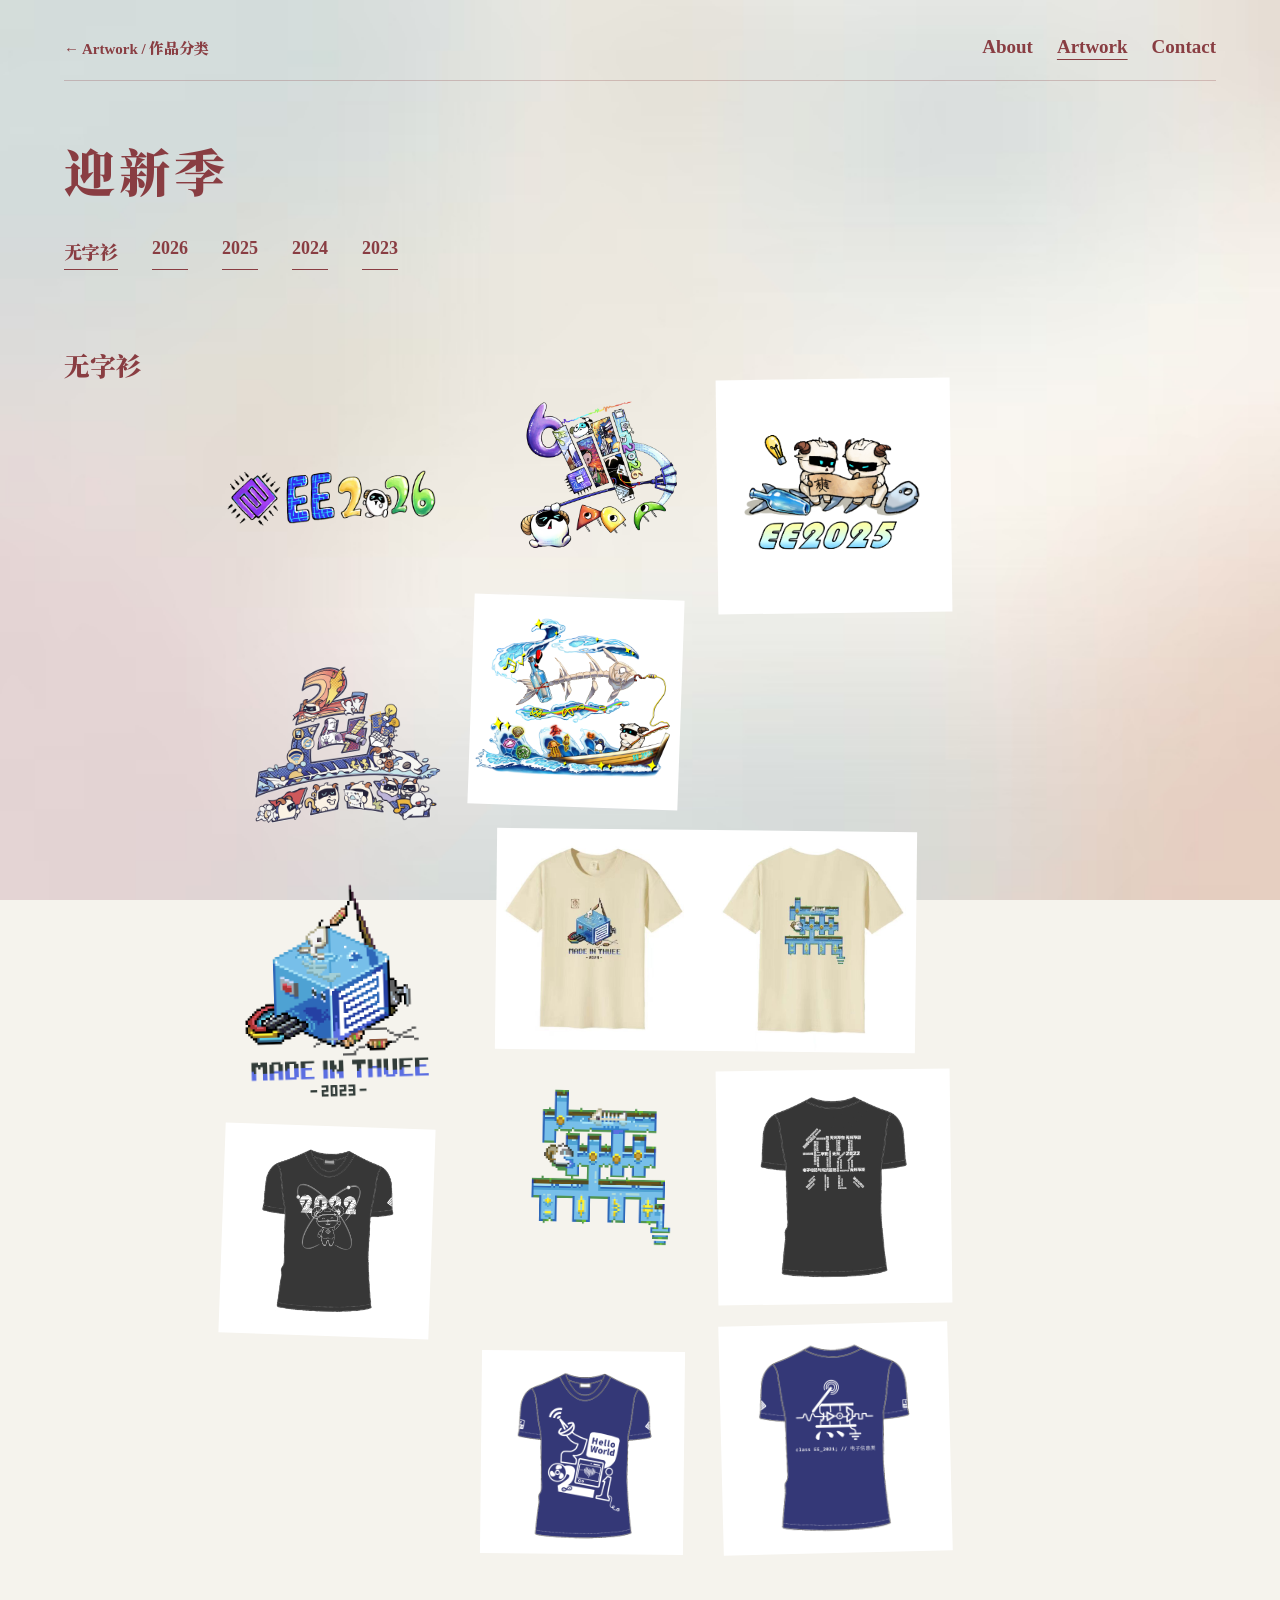
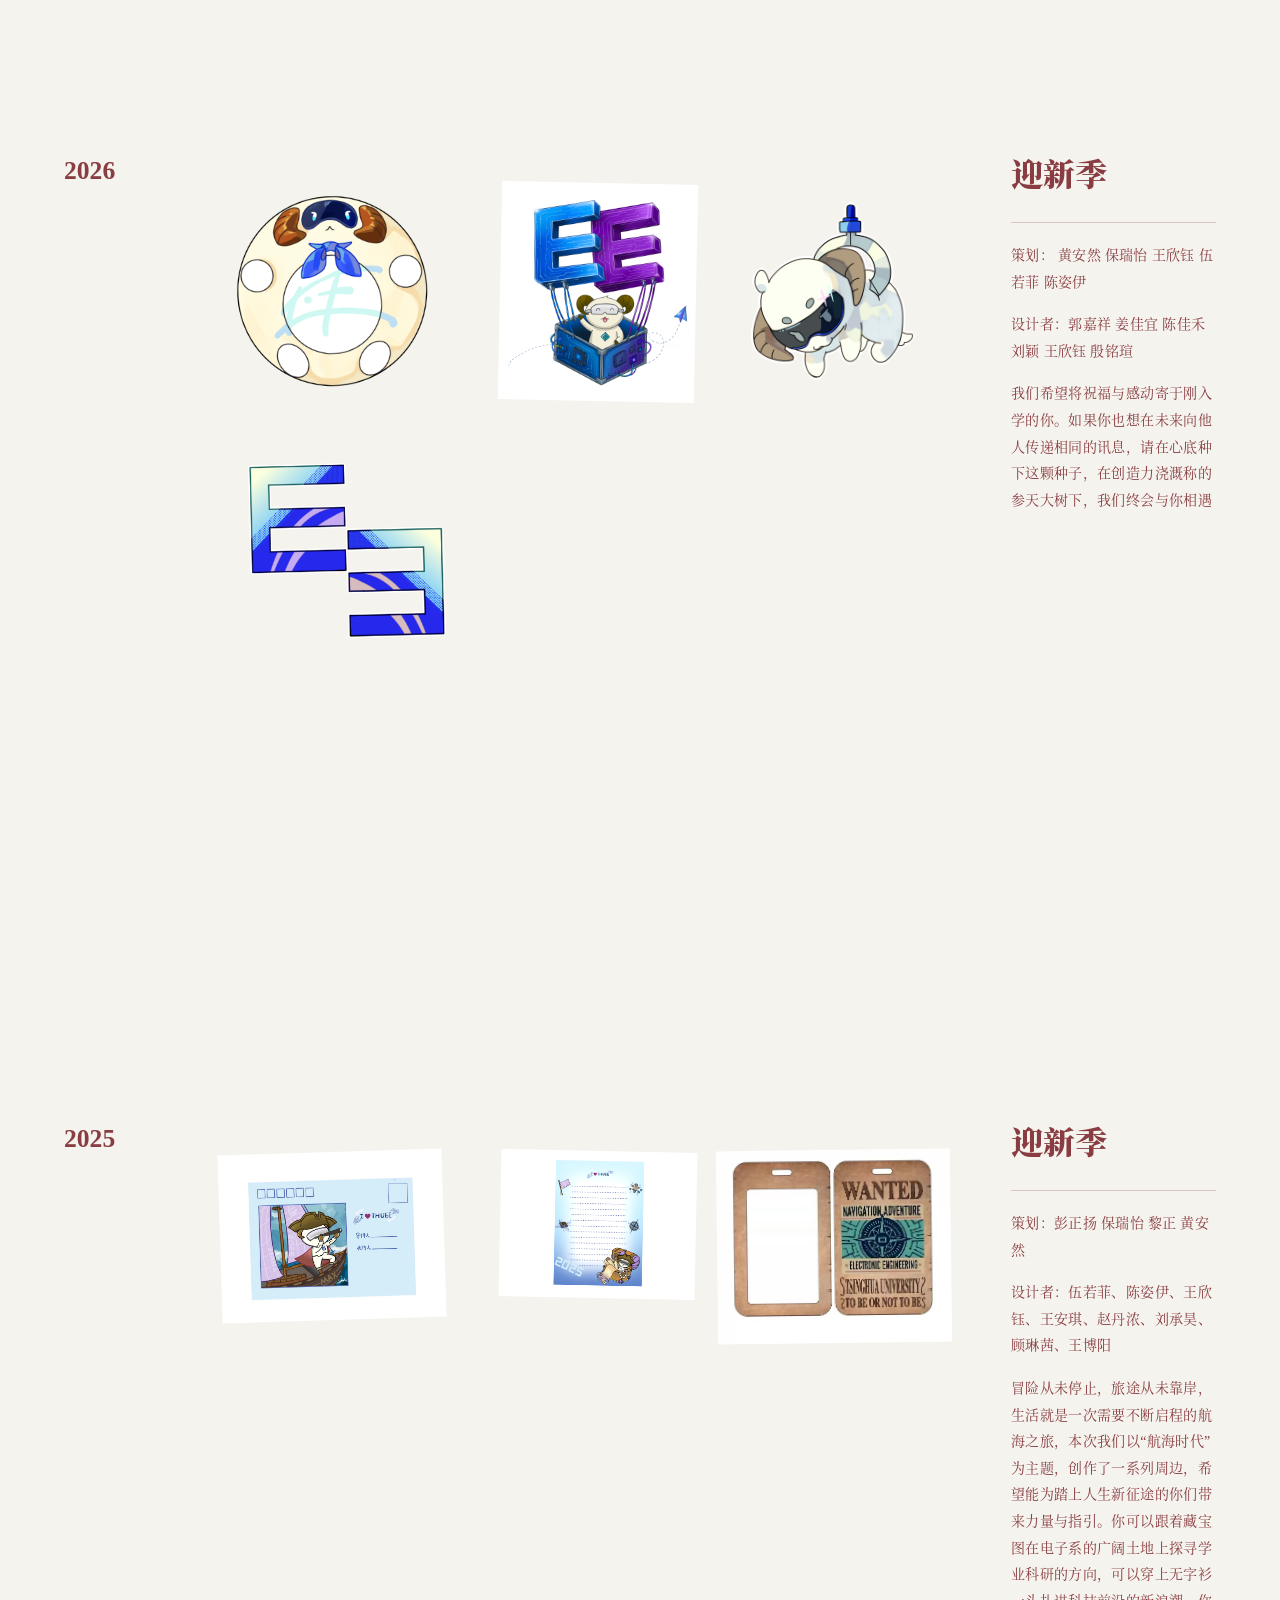
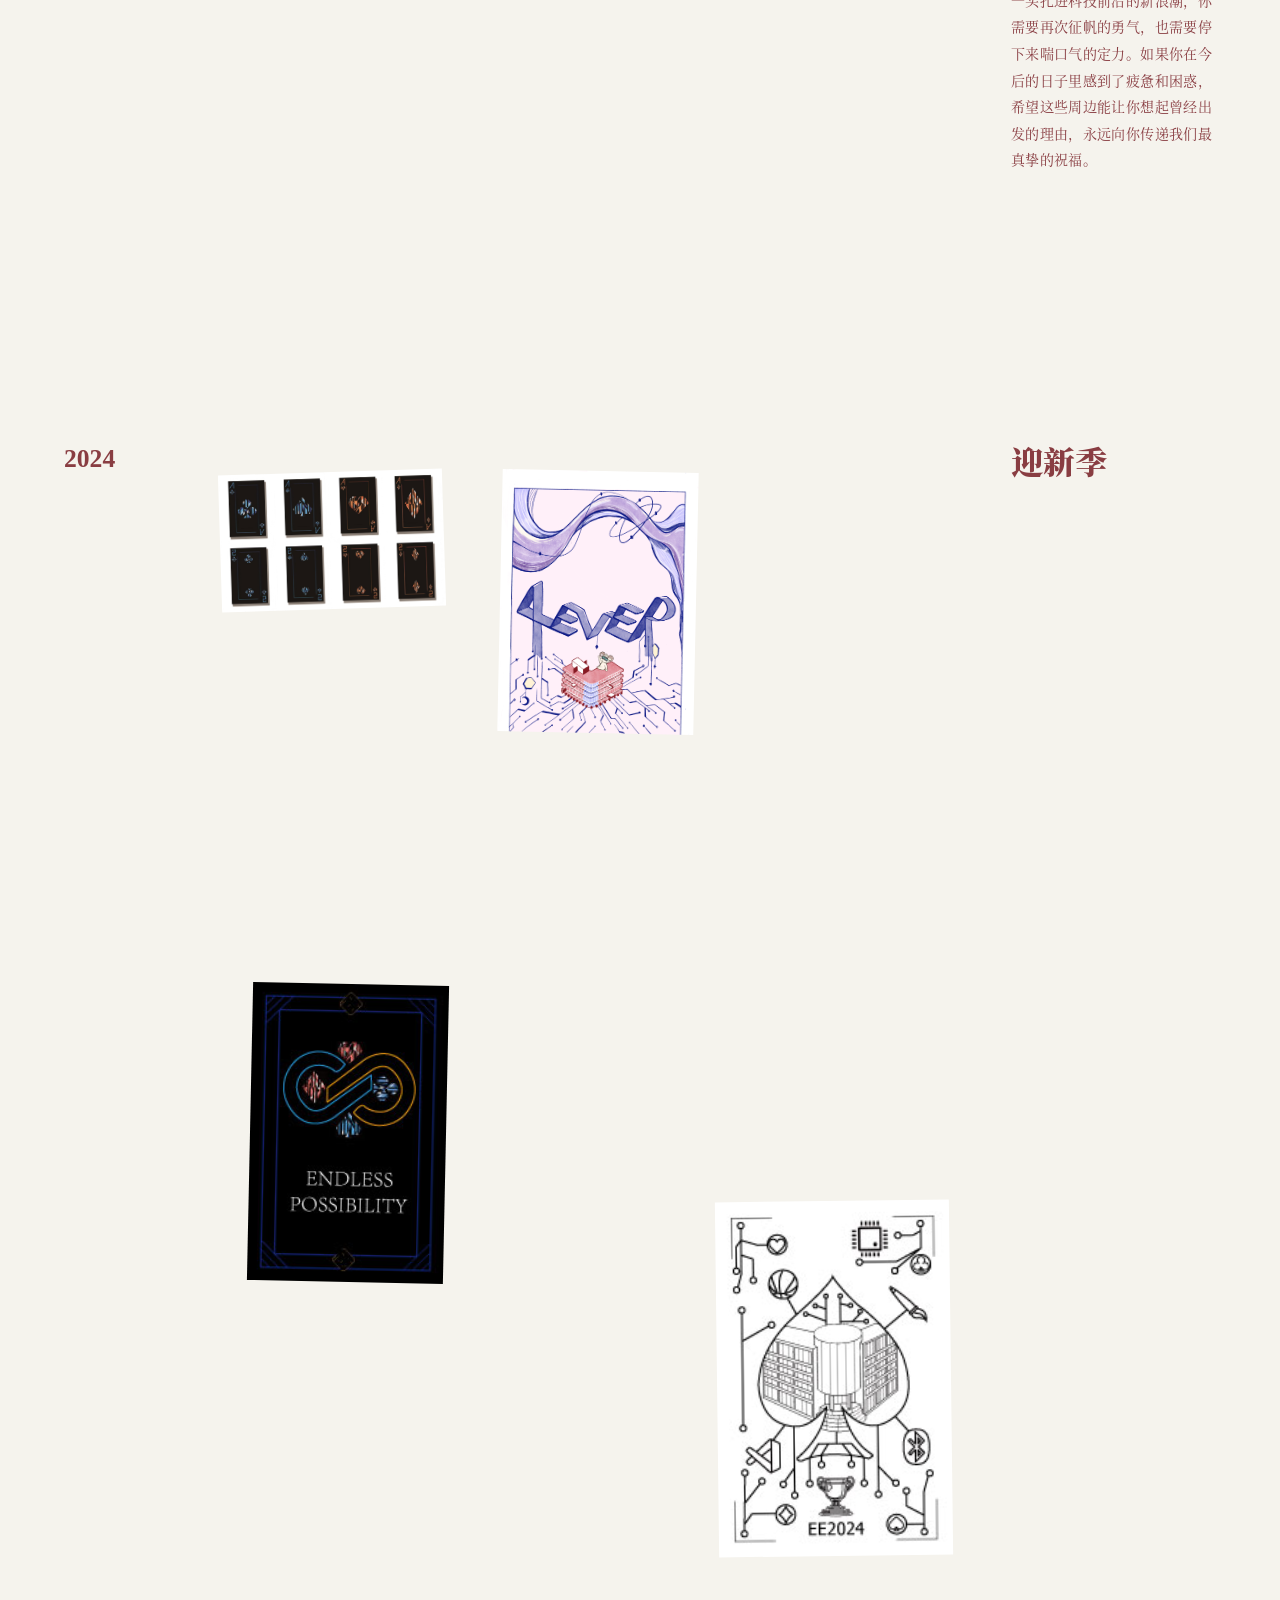
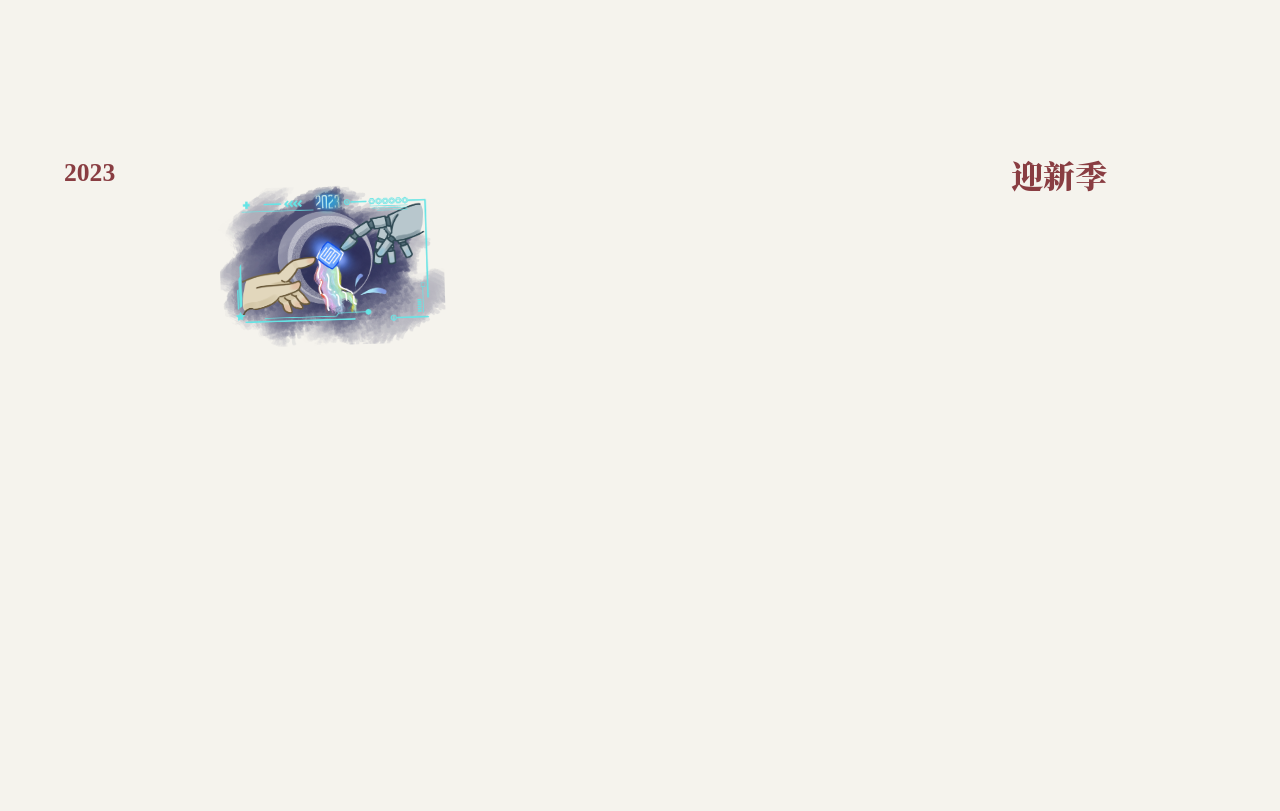
<file: site/welcome.html>
<!doctype html><html lang="zh-CN"><head><meta charset="utf-8"><script src="page-effects.js"></script><meta name="viewport" content="width=device-width,initial-scale=1"><title>迎新季 · 创意设计部</title><link rel="stylesheet" href="style.css"><script src="gallery-layout.js" defer></script><script src="gallery.js" defer></script></head><body class="page-artwork"><main class="page collection-page"><header class="page-header"><a class="home-link" href="artwork.html">← Artwork / 作品分类</a><nav class="page-nav" aria-label="主要导航"><a href="about.html">About</a><a href="artwork.html" aria-current="page">Artwork</a><a href="contact.html">Contact</a></nav></header><h1 class="collection-heading">迎新季</h1><nav class="year-nav" aria-label="按分类浏览"><a href="#welcome-shirts">无字衫</a><a href="#welcome-2026">2026</a><a href="#welcome-2025">2025</a><a href="#welcome-2024">2024</a><a href="#welcome-2023">2023</a></nav><section class="year-section editorial-row" id="welcome-shirts"><h2 class="year-label">无字衫</h2><div class="year-gallery" data-preserve-order><figure class="collection-work free-work" style="--tilt:-5deg;--lift:10px;--depth:2"><a href="assets/collections/welcome/%E6%97%A0%E5%AD%97%E8%A1%AB/2026-2.png" data-gallery aria-label="放大查看作品 1"><img src="assets/collections/welcome/%E6%97%A0%E5%AD%97%E8%A1%AB/2026-2.png" alt="作品 1" loading="lazy" decoding="async"></a></figure><figure class="collection-work free-work" style="--tilt:4deg;--lift:40px;--depth:5"><a href="assets/collections/welcome/%E6%97%A0%E5%AD%97%E8%A1%AB/2026-1.png" data-gallery aria-label="放大查看作品 2"><img src="assets/collections/welcome/%E6%97%A0%E5%AD%97%E8%A1%AB/2026-1.png" alt="作品 2" loading="lazy" decoding="async"></a></figure><figure class="collection-work free-work" style="--tilt:-2deg;--lift:0px;--depth:1"><a href="assets/collections/welcome/%E6%97%A0%E5%AD%97%E8%A1%AB/2025-2.png" data-gallery aria-label="放大查看作品 3"><img src="assets/collections/welcome/%E6%97%A0%E5%AD%97%E8%A1%AB/2025-2.png" alt="作品 3" loading="lazy" decoding="async"></a></figure><figure class="collection-work free-work" style="--tilt:6deg;--lift:25px;--depth:4"><a href="assets/collections/welcome/%E6%97%A0%E5%AD%97%E8%A1%AB/2025-1.png" data-gallery aria-label="放大查看作品 4"><img src="assets/collections/welcome/%E6%97%A0%E5%AD%97%E8%A1%AB/2025-1.png" alt="作品 4" loading="lazy" decoding="async"></a></figure><figure class="collection-work free-work" style="--tilt:-4deg;--lift:-10px;--depth:6"><a href="assets/collections/welcome/%E6%97%A0%E5%AD%97%E8%A1%AB/2024-1.png" data-gallery aria-label="放大查看作品 5"><img src="assets/collections/welcome/%E6%97%A0%E5%AD%97%E8%A1%AB/2024-1.png" alt="作品 5" loading="lazy" decoding="async"></a></figure><figure class="collection-work free-work" style="--tilt:3deg;--lift:30px;--depth:3"><a href="assets/collections/welcome/%E6%97%A0%E5%AD%97%E8%A1%AB/2023-3.jpg" data-gallery aria-label="放大查看作品 6"><img src="assets/collections/welcome/%E6%97%A0%E5%AD%97%E8%A1%AB/2023-3.jpg" alt="作品 6" loading="lazy" decoding="async"></a></figure><figure class="collection-work free-work" style="--tilt:-5deg;--lift:10px;--depth:2"><a href="assets/collections/welcome/%E6%97%A0%E5%AD%97%E8%A1%AB/2023-2.png" data-gallery aria-label="放大查看作品 7"><img src="assets/collections/welcome/%E6%97%A0%E5%AD%97%E8%A1%AB/2023-2.png" alt="作品 7" loading="lazy" decoding="async"></a></figure><figure class="collection-work free-work" style="--tilt:4deg;--lift:40px;--depth:5"><a href="assets/collections/welcome/%E6%97%A0%E5%AD%97%E8%A1%AB/2023-1.png" data-gallery aria-label="放大查看作品 8"><img src="assets/collections/welcome/%E6%97%A0%E5%AD%97%E8%A1%AB/2023-1.png" alt="作品 8" loading="lazy" decoding="async"></a></figure><figure class="collection-work free-work" style="--tilt:-2deg;--lift:0px;--depth:1"><a href="assets/collections/welcome/%E6%97%A0%E5%AD%97%E8%A1%AB/2022-2.jpg" data-gallery aria-label="放大查看作品 9"><img src="assets/collections/welcome/%E6%97%A0%E5%AD%97%E8%A1%AB/2022-2.jpg" alt="作品 9" loading="lazy" decoding="async"></a></figure><figure class="collection-work free-work" style="--tilt:6deg;--lift:25px;--depth:4"><a href="assets/collections/welcome/%E6%97%A0%E5%AD%97%E8%A1%AB/2022-1.jpg" data-gallery aria-label="放大查看作品 10"><img src="assets/collections/welcome/%E6%97%A0%E5%AD%97%E8%A1%AB/2022-1.jpg" alt="作品 10" loading="lazy" decoding="async"></a></figure><figure class="collection-work free-work" style="--tilt:-4deg;--lift:-10px;--depth:6"><a href="assets/collections/welcome/%E6%97%A0%E5%AD%97%E8%A1%AB/2021-2.png" data-gallery aria-label="放大查看作品 11"><img src="assets/collections/welcome/%E6%97%A0%E5%AD%97%E8%A1%AB/2021-2.png" alt="作品 11" loading="lazy" decoding="async"></a></figure><figure class="collection-work free-work" style="--tilt:3deg;--lift:30px;--depth:3"><a href="assets/collections/welcome/%E6%97%A0%E5%AD%97%E8%A1%AB/2021-1.png" data-gallery aria-label="放大查看作品 12"><img src="assets/collections/welcome/%E6%97%A0%E5%AD%97%E8%A1%AB/2021-1.png" alt="作品 12" loading="lazy" decoding="async"></a></figure></div><aside class="year-detail"></aside></section><section class="year-section editorial-row" id="welcome-2026"><h2 class="year-label">2026</h2><div class="year-gallery"><figure class="collection-work free-work" style="--tilt:-5deg;--lift:10px;--depth:2"><a href="assets/collections/welcome/2026/1784779141116.png" data-gallery aria-label="放大查看作品 1"><img src="assets/collections/welcome/2026/1784779141116.png" alt="作品 1" loading="lazy" decoding="async"></a></figure><figure class="collection-work free-work" style="--tilt:4deg;--lift:40px;--depth:5"><a href="assets/collections/welcome/2026/1785508153635.png" data-gallery aria-label="放大查看作品 2"><img src="assets/collections/welcome/2026/1785508153635.png" alt="作品 2" loading="lazy" decoding="async"></a></figure><figure class="collection-work free-work" style="--tilt:-2deg;--lift:0px;--depth:1"><a href="assets/collections/welcome/2026/1785509636335.png" data-gallery aria-label="放大查看作品 3"><img src="assets/collections/welcome/2026/1785509636335.png" alt="作品 3" loading="lazy" decoding="async"></a></figure><figure class="collection-work free-work" style="--tilt:6deg;--lift:25px;--depth:4"><a href="assets/collections/welcome/2026/%E4%BA%91%E4%B8%8B.png" data-gallery aria-label="放大查看作品 4"><img src="assets/collections/welcome/2026/%E4%BA%91%E4%B8%8B.png" alt="作品 4" loading="lazy" decoding="async"></a></figure><figure class="collection-work free-work" style="--tilt:-4deg;--lift:-10px;--depth:6"><a href="assets/collections/welcome/2026/%E5%88%9D%E6%8E%A2%E5%AF%86%E6%9E%97.png" data-gallery aria-label="放大查看作品 5"><img src="assets/collections/welcome/2026/%E5%88%9D%E6%8E%A2%E5%AF%86%E6%9E%97.png" alt="作品 5" loading="lazy" decoding="async"></a></figure><figure class="collection-work free-work" style="--tilt:3deg;--lift:30px;--depth:3"><a href="assets/collections/welcome/2026/%E5%8F%8D%E9%9D%A2.png" data-gallery aria-label="放大查看作品 6"><img src="assets/collections/welcome/2026/%E5%8F%8D%E9%9D%A2.png" alt="作品 6" loading="lazy" decoding="async"></a></figure><figure class="collection-work free-work" style="--tilt:-5deg;--lift:10px;--depth:2"><a href="assets/collections/welcome/2026/%E6%B2%B3%E8%BE%B9%E5%B0%8F%E6%86%A9.png" data-gallery aria-label="放大查看作品 7"><img src="assets/collections/welcome/2026/%E6%B2%B3%E8%BE%B9%E5%B0%8F%E6%86%A9.png" alt="作品 7" loading="lazy" decoding="async"></a></figure><figure class="collection-work free-work" style="--tilt:4deg;--lift:40px;--depth:5"><a href="assets/collections/welcome/2026/%E6%B7%B1%E6%8E%A2%E9%81%97%E5%9D%80.png" data-gallery aria-label="放大查看作品 8"><img src="assets/collections/welcome/2026/%E6%B7%B1%E6%8E%A2%E9%81%97%E5%9D%80.png" alt="作品 8" loading="lazy" decoding="async"></a></figure><figure class="collection-work free-work" style="--tilt:-2deg;--lift:0px;--depth:1"><a href="assets/collections/welcome/2026/%E8%8D%89%E7%A8%BF%E7%BA%B8.png" data-gallery aria-label="放大查看作品 9"><img src="assets/collections/welcome/2026/%E8%8D%89%E7%A8%BF%E7%BA%B8.png" alt="作品 9" loading="lazy" decoding="async"></a></figure><figure class="collection-work free-work" style="--tilt:6deg;--lift:25px;--depth:4"><a href="assets/collections/welcome/2026/%E9%9B%AA%E5%B1%B1%E6%BB%91%E8%A1%8C.png" data-gallery aria-label="放大查看作品 10"><img src="assets/collections/welcome/2026/%E9%9B%AA%E5%B1%B1%E6%BB%91%E8%A1%8C.png" alt="作品 10" loading="lazy" decoding="async"></a></figure></div><aside class="year-detail"><span>迎新季</span><div class="welcome-notes"><p>策划： 黄安然 保瑞怡 王欣钰 伍若菲 陈姿伊</p><p>设计者：郭嘉祥 姜佳宜 陈佳禾 刘颖 王欣钰 殷铭瑄</p><p>我们希望将祝福与感动寄于刚入学的你。如果你也想在未来向他人传递相同的讯息，请在心底种下这颗种子，在创造力浇溉称的参天大树下，我们终会与你相遇</p></div></aside></section><section class="year-section editorial-row" id="welcome-2025"><h2 class="year-label">2025</h2><div class="year-gallery"><figure class="collection-work free-work" style="--tilt:-5deg;--lift:10px;--depth:2"><a href="assets/collections/welcome/2025/%E4%BF%A1%E5%B0%81.jpg" data-gallery aria-label="放大查看作品 1"><img src="assets/collections/welcome/2025/%E4%BF%A1%E5%B0%81.jpg" alt="作品 1" loading="lazy" decoding="async"></a></figure><figure class="collection-work free-work" style="--tilt:4deg;--lift:40px;--depth:5"><a href="assets/collections/welcome/2025/%E4%BF%A1%E7%BA%B8.png" data-gallery aria-label="放大查看作品 2"><img src="assets/collections/welcome/2025/%E4%BF%A1%E7%BA%B8.png" alt="作品 2" loading="lazy" decoding="async"></a></figure><figure class="collection-work free-work" style="--tilt:-2deg;--lift:0px;--depth:1"><a href="assets/collections/welcome/2025/%E5%8D%A1%E5%A5%97%E6%95%88%E6%9E%9C%E5%9B%BE.jpg" data-gallery aria-label="放大查看作品 3"><img src="assets/collections/welcome/2025/%E5%8D%A1%E5%A5%97%E6%95%88%E6%9E%9C%E5%9B%BE.jpg" alt="作品 3" loading="lazy" decoding="async"></a></figure><figure class="collection-work free-work" style="--tilt:6deg;--lift:25px;--depth:4"><a href="assets/collections/welcome/2025/%E6%8C%82%E4%BB%B6%E7%BB%88%E7%89%88.png" data-gallery aria-label="放大查看作品 4"><img src="assets/collections/welcome/2025/%E6%8C%82%E4%BB%B6%E7%BB%88%E7%89%88.png" alt="作品 4" loading="lazy" decoding="async"></a></figure><figure class="collection-work free-work" style="--tilt:-4deg;--lift:-10px;--depth:6"><a href="assets/collections/welcome/2025/%E6%95%88%E6%9E%9C%E5%9B%BE.png" data-gallery aria-label="放大查看作品 5"><img src="assets/collections/welcome/2025/%E6%95%88%E6%9E%9C%E5%9B%BE.png" alt="作品 5" loading="lazy" decoding="async"></a></figure><figure class="collection-work free-work" style="--tilt:3deg;--lift:30px;--depth:3"><a href="assets/collections/welcome/2025/%E6%96%87%E4%BB%B6%E8%A2%8B-%E8%88%AA%E6%B5%B7%E5%9B%BE.jpg" data-gallery aria-label="放大查看作品 6"><img src="assets/collections/welcome/2025/%E6%96%87%E4%BB%B6%E8%A2%8B-%E8%88%AA%E6%B5%B7%E5%9B%BE.jpg" alt="作品 6" loading="lazy" decoding="async"></a></figure><figure class="collection-work free-work" style="--tilt:-5deg;--lift:10px;--depth:2"><a href="assets/collections/welcome/2025/%E6%98%8E%E4%BF%A1%E7%89%87-%E5%9C%A3%E6%AE%BF.png" data-gallery aria-label="放大查看作品 7"><img src="assets/collections/welcome/2025/%E6%98%8E%E4%BF%A1%E7%89%87-%E5%9C%A3%E6%AE%BF.png" alt="作品 7" loading="lazy" decoding="async"></a></figure><figure class="collection-work free-work" style="--tilt:4deg;--lift:40px;--depth:5"><a href="assets/collections/welcome/2025/%E6%98%8E%E4%BF%A1%E7%89%87-%E6%BB%91%E7%BF%94.png" data-gallery aria-label="放大查看作品 8"><img src="assets/collections/welcome/2025/%E6%98%8E%E4%BF%A1%E7%89%87-%E6%BB%91%E7%BF%94.png" alt="作品 8" loading="lazy" decoding="async"></a></figure><figure class="collection-work free-work" style="--tilt:-2deg;--lift:0px;--depth:1"><a href="assets/collections/welcome/2025/%E6%98%8E%E4%BF%A1%E7%89%87-%E6%BD%9C%E6%B0%B4.png" data-gallery aria-label="放大查看作品 9"><img src="assets/collections/welcome/2025/%E6%98%8E%E4%BF%A1%E7%89%87-%E6%BD%9C%E6%B0%B4.png" alt="作品 9" loading="lazy" decoding="async"></a></figure><figure class="collection-work free-work" style="--tilt:6deg;--lift:25px;--depth:4"><a href="assets/collections/welcome/2025/%E6%98%8E%E4%BF%A1%E7%89%87%E8%83%8C%E9%9D%A2.png" data-gallery aria-label="放大查看作品 10"><img src="assets/collections/welcome/2025/%E6%98%8E%E4%BF%A1%E7%89%87%E8%83%8C%E9%9D%A2.png" alt="作品 10" loading="lazy" decoding="async"></a></figure><figure class="collection-work free-work" style="--tilt:-4deg;--lift:-10px;--depth:6"><a href="assets/collections/welcome/2025/%E9%BC%A0%E6%A0%87%E5%9E%AB.jpg" data-gallery aria-label="放大查看作品 11"><img src="assets/collections/welcome/2025/%E9%BC%A0%E6%A0%87%E5%9E%AB.jpg" alt="作品 11" loading="lazy" decoding="async"></a></figure></div><aside class="year-detail"><span>迎新季</span><div class="welcome-notes"><p>策划：彭正扬 保瑞怡 黎正 黄安然</p><p>设计者：伍若菲、陈姿伊、王欣钰、王安琪、赵丹浓、刘承昊、顾琳茜、王博阳</p><p>冒险从未停止，旅途从未靠岸，生活就是一次需要不断启程的航海之旅，本次我们以“航海时代”为主题，创作了一系列周边，希望能为踏上人生新征途的你们带来力量与指引。你可以跟着藏宝图在电子系的广阔土地上探寻学业科研的方向，可以穿上无字衫一头扎进科技前沿的新浪潮，你需要再次征帆的勇气，也需要停下来喘口气的定力。如果你在今后的日子里感到了疲惫和困惑，希望这些周边能让你想起曾经出发的理由，永远向你传递我们最真挚的祝福。</p></div></aside></section><section class="year-section editorial-row" id="welcome-2024"><h2 class="year-label">2024</h2><div class="year-gallery"><figure class="collection-work free-work" style="--tilt:-5deg;--lift:10px;--depth:2"><a href="assets/collections/welcome/2024/54%E5%BC%A0%E6%89%91%E5%85%8B%E7%89%8C.jpg" data-gallery aria-label="放大查看作品 1"><img src="assets/collections/welcome/2024/54%E5%BC%A0%E6%89%91%E5%85%8B%E7%89%8C.jpg" alt="作品 1" loading="lazy" decoding="async"></a></figure><figure class="collection-work free-work" style="--tilt:4deg;--lift:40px;--depth:5"><a href="assets/collections/welcome/2024/%E4%B9%A6%E7%AB%8B.png" data-gallery aria-label="放大查看作品 2"><img src="assets/collections/welcome/2024/%E4%B9%A6%E7%AB%8B.png" alt="作品 2" loading="lazy" decoding="async"></a></figure><figure class="collection-work free-work" style="--tilt:-2deg;--lift:0px;--depth:1"><a href="assets/collections/welcome/2024/%E6%96%B0%E7%94%9F%E5%8D%A1%E5%A5%97%E7%99%BD.png" data-gallery aria-label="放大查看作品 3"><img src="assets/collections/welcome/2024/%E6%96%B0%E7%94%9F%E5%8D%A1%E5%A5%97%E7%99%BD.png" alt="作品 3" loading="lazy" decoding="async"></a></figure><figure class="collection-work free-work" style="--tilt:6deg;--lift:25px;--depth:4"><a href="assets/collections/welcome/2024/%E6%96%B0%E7%94%9F%E5%8D%A1%E5%A5%97%E9%BB%91.png" data-gallery aria-label="放大查看作品 4"><img src="assets/collections/welcome/2024/%E6%96%B0%E7%94%9F%E5%8D%A1%E5%A5%97%E9%BB%91.png" alt="作品 4" loading="lazy" decoding="async"></a></figure><figure class="collection-work free-work" style="--tilt:-4deg;--lift:-10px;--depth:6"><a href="assets/collections/welcome/2024/%E6%AD%A3%E9%9D%A2.jpg" data-gallery aria-label="放大查看作品 5"><img src="assets/collections/welcome/2024/%E6%AD%A3%E9%9D%A2.jpg" alt="作品 5" loading="lazy" decoding="async"></a></figure><figure class="collection-work free-work" style="--tilt:3deg;--lift:30px;--depth:3"><a href="assets/collections/welcome/2024/%E7%89%8C%E7%9B%92%E6%AD%A3%E9%9D%A2.jpg" data-gallery aria-label="放大查看作品 6"><img src="assets/collections/welcome/2024/%E7%89%8C%E7%9B%92%E6%AD%A3%E9%9D%A2.jpg" alt="作品 6" loading="lazy" decoding="async"></a></figure><figure class="collection-work free-work" style="--tilt:-5deg;--lift:10px;--depth:2"><a href="assets/collections/welcome/2024/%E7%89%8C%E7%9B%92%E8%83%8C%E9%9D%A2.jpg" data-gallery aria-label="放大查看作品 7"><img src="assets/collections/welcome/2024/%E7%89%8C%E7%9B%92%E8%83%8C%E9%9D%A2.jpg" alt="作品 7" loading="lazy" decoding="async"></a></figure><figure class="collection-work free-work" style="--tilt:4deg;--lift:40px;--depth:5"><a href="assets/collections/welcome/2024/%E7%AC%94%E8%A2%8B2.png" data-gallery aria-label="放大查看作品 8"><img src="assets/collections/welcome/2024/%E7%AC%94%E8%A2%8B2.png" alt="作品 8" loading="lazy" decoding="async"></a></figure><figure class="collection-work free-work" style="--tilt:-2deg;--lift:0px;--depth:1"><a href="assets/collections/welcome/2024/%E9%92%A5%E5%8C%99%E6%89%A3(1).png" data-gallery aria-label="放大查看作品 9"><img src="assets/collections/welcome/2024/%E9%92%A5%E5%8C%99%E6%89%A3(1).png" alt="作品 9" loading="lazy" decoding="async"></a></figure></div><aside class="year-detail"><span>迎新季</span></aside></section><section class="year-section editorial-row" id="welcome-2023"><h2 class="year-label">2023</h2><div class="year-gallery"><figure class="collection-work free-work" style="--tilt:-5deg;--lift:10px;--depth:2"><a href="assets/collections/welcome/2023/%E5%8D%A1%E5%A5%97.png" data-gallery aria-label="放大查看作品 1"><img src="assets/collections/welcome/2023/%E5%8D%A1%E5%A5%97.png" alt="作品 1" loading="lazy" decoding="async"></a></figure><figure class="collection-work free-work" style="--tilt:4deg;--lift:40px;--depth:5"><a href="assets/collections/welcome/2023/%E5%B8%86%E5%B8%83%E8%A2%8B.jpg" data-gallery aria-label="放大查看作品 2"><img src="assets/collections/welcome/2023/%E5%B8%86%E5%B8%83%E8%A2%8B.jpg" alt="作品 2" loading="lazy" decoding="async"></a></figure><figure class="collection-work free-work" style="--tilt:-2deg;--lift:0px;--depth:1"><a href="assets/collections/welcome/2023/%E6%8A%98%E6%89%87_%E5%9B%BE%E6%A1%88.png" data-gallery aria-label="放大查看作品 3"><img src="assets/collections/welcome/2023/%E6%8A%98%E6%89%87_%E5%9B%BE%E6%A1%88.png" alt="作品 3" loading="lazy" decoding="async"></a></figure><figure class="collection-work free-work" style="--tilt:6deg;--lift:25px;--depth:4"><a href="assets/collections/welcome/2023/%E6%96%87%E4%BB%B6%E5%A4%B9_%E6%AD%A3%E9%9D%A2.png" data-gallery aria-label="放大查看作品 4"><img src="assets/collections/welcome/2023/%E6%96%87%E4%BB%B6%E5%A4%B9_%E6%AD%A3%E9%9D%A2.png" alt="作品 4" loading="lazy" decoding="async"></a></figure><figure class="collection-work free-work" style="--tilt:-4deg;--lift:-10px;--depth:6"><a href="assets/collections/welcome/2023/%E6%96%87%E4%BB%B6%E5%A4%B9_%E8%83%8C%E9%9D%A2.png" data-gallery aria-label="放大查看作品 5"><img src="assets/collections/welcome/2023/%E6%96%87%E4%BB%B6%E5%A4%B9_%E8%83%8C%E9%9D%A2.png" alt="作品 5" loading="lazy" decoding="async"></a></figure></div><aside class="year-detail"><span>迎新季</span></aside></section></main></body></html>
</file>
<file: site/style.css>
:root{--paper:#fff8cf;--ink:#893d42;--line:#893d4240}*{box-sizing:border-box}body{margin:0;background:var(--paper);color:var(--ink);font-family:Arial,"Microsoft YaHei",sans-serif}a{color:inherit;text-decoration:none}a:focus-visible,button:focus-visible{outline:2px dashed var(--ink);outline-offset:8px}.cover{min-height:100svh;display:flex;align-items:center;flex-direction:column;justify-content:space-between;padding:7vh 6vw 6vh;gap:24px}.title-art{margin:0;position:relative;width:min(1100px,88vw);aspect-ratio:2338/193;overflow:hidden;flex-shrink:0}.title-art img{position:absolute;width:103.935%;max-width:none;left:-2.224%;top:-430.05%}.wheel{position:relative;display:block;width:min(49vh,470px,78vw);aspect-ratio:1;overflow:hidden;transition:transform .4s ease}.wheel img{position:absolute;width:191.79%;max-width:none;left:-43.33%;top:-42.72%}.wheel:hover{transform:rotate(-3deg) scale(1.025)}.cover-nav{display:flex;gap:clamp(40px,8vw,130px);justify-content:center;align-items:center;font-family:Georgia,"Times New Roman",serif;font-size:clamp(24px,3vw,40px)}.cover-nav a{position:relative;padding:8px 0}.cover-nav a:after{content:"";position:absolute;bottom:0;left:0;width:100%;height:2px;background:currentColor;transform:scaleX(0);transition:transform .2s}.cover-nav a:hover:after{transform:scaleX(1)}.page{max-width:1200px;margin:auto;padding:36px 6vw 70px}.page-header{display:flex;align-items:center;justify-content:space-between;gap:24px;border-bottom:1px solid var(--line);padding-bottom:22px}.home-link{font-size:15px}.page-nav{display:flex;gap:24px;font-family:Georgia,serif;font-size:19px}.page-nav [aria-current]{text-decoration:underline;text-underline-offset:6px}h2{font-family:Georgia,"Microsoft YaHei",serif;font-weight:400;font-size:clamp(50px,8vw,92px);margin:65px 0 24px}p{line-height:1.9}.intro{max-width:650px;font-size:18px}.eyebrow{font-size:13px;letter-spacing:.15em}.gallery{display:grid;grid-template-columns:repeat(3,1fr);gap:28px;margin-top:40px}.work{margin:0}.work a{display:block;background:#ffffff55;transition:transform .2s}.work a:hover{transform:translateY(-5px)}.work img{display:block;width:100%;height:340px;object-fit:contain}.work figcaption{padding:16px 0;font-size:15px}.note{font-size:14px;opacity:.7}.contact-copy{padding:25px 0;border-top:1px solid var(--line);margin-top:40px;max-width:650px}@media(max-width:600px){.cover{padding:9vh 5vw 9vh;gap:36px}.title-art{width:92vw}.wheel{width:min(78vw,46vh)}.cover-nav{gap:36px;font-size:26px}.page-header{align-items:flex-start;flex-direction:column}.gallery{grid-template-columns:1fr}.work img{height:390px}h2{margin-top:45px}}@media(prefers-reduced-motion:reduce){*{transition:none!important}}
/* Supplied textures are turned clockwise, without altering the original files. */
body{--texture:url('assets/bg-artwork.png');background:#f5f3ed;isolation:isolate;min-height:100svh}
body::before{content:"";position:fixed;z-index:-1;pointer-events:none;left:50%;top:50%;width:100vh;height:100vw;width:100dvh;height:100dvw;background-image:var(--texture);background-size:cover;background-position:center;transform:translate(-50%,-50%) rotate(90deg)}
.page-about{--texture:url('assets/bg-artwork.png')}.page-artwork{--texture:url('assets/bg-artwork.png')}.page-contact{--texture:url('assets/bg-artwork.png')}
.title-art{width:min(1100px,88vw);aspect-ratio:3070/425}
.title-art img{width:130.293%;left:-18.63%;top:-186.35%}
.composition{position:relative;display:block;width:min(49vh,470px,78vw);aspect-ratio:1;flex-shrink:0;transition:transform .35s ease}
.composition .wheel{left:3.4%;z-index:2;width:100%;height:100%;opacity:0;transform:scale(.88)}
.composition .wheel:hover{transform:none}
.eemc{position:absolute;left:-3.4%;top:10.68%;z-index:1;width:19.18%;height:84.14%;overflow:hidden;opacity:0;transform:translate(0,0) rotate(0deg) scale(1);pointer-events:none}
.eemc img{position:absolute;width:1000%;left:-190.53%;top:-63.32%;max-width:none}
.ready .eemc{animation:eemc-pop 1.65s cubic-bezier(.22,.7,.3,1) both}
.ready .wheel{animation:wheel-assemble 1.1s .55s ease-out both}
.composition:hover{transform:rotate(-3deg) scale(1.025)}
@keyframes eemc-pop{0%{opacity:0;transform:translate(230%,45px) rotate(-100deg) scale(.05)}25%{opacity:1;transform:translate(230%,-16px) rotate(-85deg) scale(1.25)}44%{opacity:1;transform:translate(230%,0) rotate(-90deg) scale(1.05)}100%{opacity:1;transform:translate(0,0) rotate(0deg) scale(1)}}
@keyframes wheel-assemble{from{opacity:0;transform:rotate(-15deg) scale(.7)}to{opacity:1;transform:rotate(0) scale(1)}}
@media(max-width:600px){.title-art{width:92vw}.composition{width:min(78vw,46vh)}}
@media(prefers-reduced-motion:reduce){.composition .wheel,.eemc{opacity:1}.composition .wheel{transform:none}.ready .eemc,.ready .wheel{animation:none}.composition:hover{transform:none}}

/* Widely spaced cover navigation, with a compact mobile layout. */
.cover-nav{width:min(1100px,88vw);justify-content:space-between;gap:24px}
@media(max-width:600px){.cover-nav{width:92vw;gap:12px;font-size:clamp(20px,5.5vw,26px)}}

/* Gentle artwork-colored shadows, following the visible lettering. */
.page-home .title-art{filter:drop-shadow(2px 3px 2px rgb(110 76 91 / 24%))}
.about-page{max-width:none;padding:36px max(20px,1.5vw) 0;color:#4d4257}
.about-layout{min-height:calc(100svh - 105px);padding-top:clamp(35px,5vh,60px);display:flex;flex-direction:column;gap:48px}
.about-story{display:block;padding-left:0}

.about-copy{margin:0;text-align:left;max-width:650px;color:#92928c;font-family:"Arial","Microsoft YaHei","PingFang SC",sans-serif;font-size:16px;font-weight:400;line-height:1.4;letter-spacing:0}
.about-copy span{display:block}
.about-english{position:relative;width:min(760px,64vw);aspect-ratio:3070/365;overflow:hidden;margin:auto auto clamp(64px,12vh,140px);filter:drop-shadow(2px 3px 2px rgb(171 117 119 / 30%))}
.about-english img{position:absolute;width:130.293%;max-width:none;left:-18.63%;top:-216.986%}
@media(max-width:600px){.about-page{padding-left:20px;padding-right:20px}.about-layout{min-height:calc(100svh - 145px);padding-top:32px;gap:48px}.about-copy{font-size:15px;line-height:1.5}.about-english{width:88%;margin-bottom:12vh}}

/* Small left title and an overlapping collection of department memories. */
.about-top{display:grid;grid-template-columns:minmax(0,44fr) minmax(0,56fr);gap:30px;align-items:start}
.about-story{display:flex;align-items:flex-start;gap:clamp(20px,2.2vw,36px)}
.about-vertical{position:relative;flex:0 0 auto;height:210px;aspect-ratio:290/1940;margin:0;overflow:hidden}
.about-vertical img{position:absolute;width:837.931%;max-width:none;left:-112.069%;top:-12.577%}
.about-copy{margin:24px 0 0;font-size:18px;line-height:1.95;letter-spacing:.075em;color:#777770;min-width:0}
.photo-collage{position:relative;isolation:isolate;width:94%;margin:12px auto 0;aspect-ratio:1.04;min-height:470px}
.scattered-photo{position:absolute;display:block;left:var(--x);top:var(--y);width:var(--w,36%);padding:5px;background:#fffdf7;box-shadow:2px 6px 15px #352a3930;transform:rotate(var(--angle));z-index:var(--layer);transition:transform .25s ease,box-shadow .25s ease;transform-origin:center}
.scattered-photo img{display:block;width:100%;height:auto}
.scattered-photo:hover,.scattered-photo:focus-visible{z-index:30;transform:rotate(0deg) scale(1.1);box-shadow:3px 12px 26px #352a3945}
.photo-1{--x:2%;--y:4%;--w:41%;--angle:-10deg;--layer:3}
.photo-2{--x:32%;--y:0%;--angle:7deg;--layer:1}
.photo-3{--x:63%;--y:9%;--w:34%;--angle:12deg;--layer:5}
.photo-4{--x:7%;--y:25%;--w:38%;--angle:6deg;--layer:2}
.photo-5{--x:38%;--y:23%;--angle:-8deg;--layer:7}
.photo-6{--x:62%;--y:37%;--w:35%;--angle:5deg;--layer:4}
.photo-7{--x:2%;--y:48%;--w:37%;--angle:-7deg;--layer:9}
.photo-8{--x:31%;--y:47%;--w:38%;--angle:11deg;--layer:6}
.photo-9{--x:18%;--y:69%;--w:37%;--angle:-4deg;--layer:10}
.photo-10{--x:56%;--y:66%;--w:37%;--angle:-12deg;--layer:8}
.about-english{margin-top:12px}
@media(max-width:1100px){.about-top{grid-template-columns:minmax(0,45fr) minmax(0,55fr);gap:20px}.about-copy{font-size:17px;letter-spacing:.06em}.about-story{gap:20px}}
@media(max-width:800px){.about-top{grid-template-columns:1fr;gap:40px}.about-vertical{height:185px}.about-copy{font-size:17px;line-height:1.95;margin-top:18px}.photo-collage{width:92%;max-width:660px;min-height:0}.about-layout{gap:40px}.about-english{margin-top:0}}
@media(prefers-reduced-motion:reduce){.scattered-photo{transition:none}}
/* Home texture and the centered About introduction. */
.page-home{--texture:url('assets/bg-main.png')}
.about-story{align-self:stretch;display:grid;grid-template-columns:84px minmax(0,1fr);align-items:center;gap:clamp(24px,2.5vw,40px);padding:44px 0 0 clamp(20px,2.5vw,42px);min-height:470px}
.about-brand{display:flex;flex-direction:column;align-items:center;gap:24px}
.media-center-logo{display:block;width:84px;height:auto}
.about-vertical{height:340px}
.about-copy{margin:66px 0 0;align-self:center}
@media(max-width:1100px){.about-story{grid-template-columns:70px minmax(0,1fr);gap:22px;padding-left:22px}.media-center-logo{width:70px}.about-vertical{height:310px}}
@media(max-width:800px){.about-story{grid-template-columns:70px minmax(0,1fr);min-height:400px;padding:24px 0 0 16px;gap:26px}.about-vertical{height:280px}.about-copy{margin-top:54px}.about-brand{gap:20px}}
@media(max-width:420px){.about-story{grid-template-columns:52px minmax(0,1fr);padding-left:8px;gap:18px}.media-center-logo{width:58px}.about-vertical{height:250px}.about-copy{font-size:16px;margin-top:48px}}
/* Artwork category navigation and collection pages. */
.page-home{--texture:url('assets/bg-contact.png')}
.scattered-photo{background:rgb(255 253 247 / 28%);border:1px solid rgb(255 255 255 / 48%);backdrop-filter:blur(5px);padding:5px}
.collection-page{max-width:1500px;padding:36px 5vw 90px}
.artwork-heading{font:400 clamp(44px,5vw,72px)/1.1 Georgia,serif;margin:44px 0 0}
.category-grid{display:grid;grid-template-columns:repeat(2,minmax(0,1fr));gap:clamp(44px,7vh,90px) clamp(60px,15vw,240px);width:min(700px,90%);margin:clamp(55px,10vh,110px) auto 60px}
.category-link{display:flex;flex-direction:column;align-items:center;gap:16px;font-size:17px;letter-spacing:.12em;text-align:center}
.category-link img{width:clamp(100px,11vw,160px);height:clamp(100px,11vw,160px);object-fit:contain;transition:transform .3s,filter .3s}
.category-link:hover img,.category-link:focus-visible img{transform:translateY(-7px) rotate(-4deg);filter:drop-shadow(0 7px 7px #55425230)}
.collection-heading{font-size:clamp(34px,4vw,58px);font-family:"Songti SC",SimSun,serif;font-weight:400;letter-spacing:.08em;margin:52px 0 26px}
.year-nav{display:flex;flex-wrap:wrap;gap:18px 34px;margin:0 0 60px;font-family:Georgia,"Microsoft YaHei",serif;font-size:18px}
.year-nav a{padding:5px 0;border-bottom:1px solid currentColor}
.year-section{scroll-margin-top:30px;margin:0 0 110px}
.year-heading{display:flex;align-items:baseline;justify-content:space-between;gap:24px;border-bottom:1px solid var(--line);margin-bottom:35px;padding-bottom:16px}
.year-heading h2{font-size:clamp(26px,3vw,40px);margin:0}
.article-link{font-size:15px;white-space:nowrap;text-decoration:underline;text-underline-offset:5px}
.year-gallery{columns:3;column-gap:36px}
.collection-work{break-inside:avoid;margin:0 0 36px;padding:0}
.collection-work a{display:block;cursor:zoom-in}
.collection-work img{display:block;width:100%;height:auto;max-height:600px;object-fit:contain;transition:filter .2s}
.collection-work a:hover img{filter:drop-shadow(0 6px 9px #45384b30)}
.collection-work figcaption{font-size:13px;line-height:1.5;margin-top:10px;color:#6b626c;overflow-wrap:anywhere}
.free-gallery{display:grid;grid-template-columns:repeat(3,minmax(0,1fr));align-items:center;gap:0;margin:65px 4% 130px;padding:20px 0 50px;isolation:isolate}
.free-work{position:relative;z-index:var(--depth);margin:0 -16px 12px;transform:translateY(var(--lift)) rotate(var(--tilt));transition:transform .3s}
.free-work:nth-child(3n+2){margin-left:-30px;margin-right:-25px}
.free-work img{max-height:440px;width:100%;filter:drop-shadow(2px 6px 6px #47394a22)}
.free-work figcaption{display:inline-block;background:#fffdf2b0;padding:3px 8px}
.free-work:hover,.free-work:focus-within{z-index:20;transform:translateY(var(--lift)) rotate(0deg) scale(1.04)}
.image-viewer{position:fixed;inset:0;width:94vw;height:94dvh;max-width:none;max-height:none;padding:50px 55px 30px;background:#f7f4eaf5;border:1px solid #fff9;color:#514356;border-radius:4px;box-shadow:0 15px 80px #0005}
.image-viewer::backdrop{background:#26202ad9;backdrop-filter:blur(6px)}
.image-viewer figure{margin:0;height:100%;display:flex;flex-direction:column;align-items:center;justify-content:center;gap:14px}
.image-viewer figure img{max-width:100%;max-height:calc(100% - 45px);object-fit:contain;min-height:0}
.image-viewer figcaption{font-size:14px;text-align:center}
.image-viewer button{position:absolute;border:0;background:#fff9;color:inherit;cursor:pointer;font:32px/1 Arial;padding:8px 12px;border-radius:50%}
.viewer-close{right:15px;top:12px}.viewer-prev{left:8px;top:48%}.viewer-next{right:8px;top:48%}
@media(max-width:850px){.year-gallery{columns:2;column-gap:24px}.free-gallery{grid-template-columns:repeat(2,minmax(0,1fr));gap:12px;margin:40px 5% 110px}.free-work,.free-work:nth-child(3n+2){margin-left:-8px;margin-right:-8px}.free-work img{max-height:350px}}
@media(max-width:520px){.collection-page{padding-left:20px;padding-right:20px}.category-grid{gap:44px 25px;width:100%;margin-top:60px}.category-link{font-size:15px}.category-link img{width:115px;height:115px}.year-gallery{columns:1}.year-heading{align-items:flex-start;flex-direction:column;gap:14px}.year-section{margin-bottom:65px}.free-gallery{margin-left:3%;margin-right:3%}.free-work img{max-height:260px}.collection-work figcaption{font-size:12px}.image-viewer{padding-left:38px;padding-right:38px}.image-viewer button{font-size:24px;padding:6px 9px}}
/* Spacious introduction, matching wordmarks and year / artwork / title rows. */
.about-us-heading{font:400 clamp(44px,5vw,72px)/1.1 Georgia,serif;margin:44px 0 0}
.about-story{column-gap:clamp(42px,4vw,68px)}
.section-english{margin:85px auto 65px;width:min(760px,64vw)}
.page-contact .page{min-height:100svh;display:flex;flex-direction:column}
.page-contact .section-english{margin-top:auto;padding-top:0;flex-shrink:0}
.page-contact .intro{margin-bottom:85px}
.collection-page{max-width:none}
.editorial-row{display:grid;grid-template-columns:minmax(70px,.6fr) minmax(0,5fr) minmax(150px,1.3fr);align-items:start;gap:clamp(20px,2.5vw,44px);margin-bottom:140px;border:0;padding-top:20px}
.year-label{font:400 clamp(20px,2vw,28px)/1.4 Georgia,"Microsoft YaHei",serif;margin:0;overflow-wrap:anywhere}
.year-detail{padding-top:0;font:400 clamp(24px,2.5vw,36px)/1.4 Georgia,"Songti SC",SimSun,serif;overflow-wrap:anywhere}
.year-detail .article-link{font:inherit;white-space:normal;text-decoration:none}
.year-detail .article-link:hover{text-decoration:underline;text-underline-offset:8px}
.year-gallery{display:grid;grid-template-columns:repeat(2,minmax(0,1fr));columns:auto;gap:30px 18px;align-items:start;padding:12px 8px 40px;isolation:isolate}
.year-gallery .free-work{margin:0 -7px 12px}
.year-gallery .free-work:nth-child(4n+2){width:94%;justify-self:end}
.year-gallery .free-work:nth-child(4n+3){width:88%;justify-self:start}
.year-gallery .free-work img{max-height:540px}
.collection-work a{padding:7px;background:rgb(255 253 247 / 25%);border:1px solid rgb(255 255 255 / 48%);backdrop-filter:blur(4px);box-shadow:1px 5px 14px #45364a1c}
.collection-work figcaption{display:none}
@media(max-width:1050px){.editorial-row{grid-template-columns:70px minmax(0,1fr);gap:22px}.year-detail{grid-column:2;grid-row:1;margin:0 0 14px}.year-gallery{grid-column:2;grid-row:2}.year-label{grid-row:1 / span 2}.about-story{column-gap:32px}}
@media(max-width:600px){.editorial-row{grid-template-columns:1fr;gap:20px;margin-bottom:100px}.year-label{grid-row:auto;grid-column:1}.year-detail{grid-row:auto;grid-column:1}.year-gallery{grid-column:1;grid-row:auto;gap:24px 12px;padding:8px 8px 35px}.year-gallery .free-work img{max-height:320px}.collection-work a{padding:4px}.section-english{width:88%;margin:65px auto 45px}.about-story{column-gap:25px}.about-us-heading{margin-top:36px}}
/* Restore aligned yearly collections; retain the year and article columns. */
.year-gallery{gap:26px;align-items:start;padding:0}
.year-gallery .free-work,.year-gallery .free-work:nth-child(n){width:100%;margin:0;justify-self:stretch;transform:none;z-index:auto}
.year-gallery .free-work:hover,.year-gallery .free-work:focus-within{transform:none}
.year-gallery .collection-work a{height:clamp(220px,25vw,390px);display:flex;align-items:center;justify-content:center}
.year-gallery .collection-work img{width:100%;height:100%;max-height:100%;object-fit:contain}
.free-gallery .collection-work a{padding:0;border:0;background:transparent;backdrop-filter:none;box-shadow:none}
@media(max-width:600px){.year-gallery{grid-template-columns:1fr;gap:24px}.year-gallery .collection-work a{height:auto;min-height:0}.year-gallery .collection-work img{height:auto;max-height:520px}}
/* Approved background and shared page alignment. */
.page-home{--texture:url('assets/bg-option-3.png')}
.about-page,.page-contact .page,.collection-page{max-width:none;padding:36px 5vw 90px}
.about-page .page-header,.page-contact .page-header{color:var(--ink)}
.about-us-heading,.artwork-heading,.page-contact .page>h2{color:var(--ink);font:400 clamp(44px,5vw,72px)/1.1 Georgia,serif;margin:44px 0 0}
.page-contact .eyebrow{margin-top:26px}
.collection-work a,.free-gallery .collection-work a,.scattered-photo{padding:0;border:0;background:transparent;backdrop-filter:none;box-shadow:none}
.year-gallery,.free-gallery{display:flex;flex-wrap:wrap;align-items:flex-start;align-content:flex-start;columns:auto;gap:12px;padding:0;isolation:isolate}
.free-gallery{margin:45px 0 65px}
.year-gallery .collection-work,.year-gallery .free-work:nth-child(n),.free-gallery .collection-work,.free-gallery .free-work:nth-child(n){flex:0 0 auto;margin:0;max-width:100%;transform:none;transition:filter .2s}
.year-gallery .collection-work a,.free-gallery .collection-work a{display:block;width:100%;height:100%;min-height:0}
.year-gallery .collection-work img,.free-gallery .collection-work img{display:block;width:100%;height:100%;max-height:none;object-fit:contain;filter:none}
.year-gallery .free-work:hover,.year-gallery .free-work:focus-within,.free-gallery .free-work:hover,.free-gallery .free-work:focus-within{transform:none;filter:drop-shadow(0 3px 5px #45384b30)}
@media(max-width:520px){.about-page,.page-contact .page,.collection-page{padding-left:20px;padding-right:20px}.year-gallery,.free-gallery{gap:8px}}
/* Layered photographs and gently scattered yearly collections. */
.page-about .scattered-photo{padding:6px;background:rgb(255 253 247 / 24%);border:1px solid rgb(255 255 255 / 48%);backdrop-filter:blur(4px);box-shadow:1px 5px 13px #45364a1b}
.year-gallery.layout-scattered,.free-gallery.layout-scattered{display:block;position:relative;padding:0}
.year-gallery.layout-scattered .free-work:nth-child(n),.free-gallery.layout-scattered .free-work:nth-child(n){position:absolute;margin:0;transform:rotate(var(--scatter-angle));transform-origin:center;transition:transform .25s,filter .25s}
.year-gallery.layout-scattered .free-work:hover,.year-gallery.layout-scattered .free-work:focus-within,.free-gallery.layout-scattered .free-work:hover,.free-gallery.layout-scattered .free-work:focus-within{z-index:30!important;transform:rotate(0deg) scale(1.035);filter:drop-shadow(0 6px 9px #45384b30)}
@media(prefers-reduced-motion:reduce){.layout-scattered .free-work{transition:none!important}}
/* Arrival fade and two complete lettering palettes. */
body::after{content:"";position:fixed;inset:0;z-index:99999;background:#000;pointer-events:none;animation:page-reveal 1s ease-out both}
body.page-arrival::after{animation:page-reveal-return 1s ease-out both}
@keyframes page-reveal{from{opacity:1}to{opacity:0;visibility:hidden}}
@keyframes page-reveal-return{from{opacity:1}to{opacity:0;visibility:hidden}}
html[data-palette="gray"]{--ink:#404040;--line:#40404040}
html[data-palette="gray"] body,html[data-palette="gray"] body :is(a,p,span,h1,h2,h3,nav,button,figcaption,aside,header){color:#404040!important}
html[data-palette="gray"] :is(.title-art,.about-english,.about-vertical){filter:drop-shadow(2px 3px 2px #40404030)}
html[data-palette="gray"] :is(.title-art,.about-english,.about-vertical,.eemc) img{filter:brightness(0) invert(.251)}
.shirt-timeline{min-width:0}.shirt-year{margin-bottom:45px}.shirt-year h3{font:400 22px/1.4 Georgia,serif;margin:0 0 16px;color:var(--ink)}
@media(max-width:1050px){.shirt-timeline{grid-column:2;grid-row:2}}
@media(max-width:600px){.shirt-timeline{grid-column:1;grid-row:auto}}
@media(prefers-reduced-motion:reduce){body::after,body.page-arrival::after{animation:none;opacity:0;visibility:hidden}}
/* Confirmed palette A, with an optional Kai typeface preview. */
.contact-details{margin:clamp(65px,14vh,150px) 0 95px;display:flex;flex-direction:column;align-items:flex-start;gap:30px}
.contact-email{font-size:clamp(24px,3.2vw,44px);letter-spacing:.025em;text-decoration:underline;text-decoration-thickness:1px;text-underline-offset:9px;overflow-wrap:anywhere}
.commission-note{font-size:clamp(19px,2vw,26px);line-height:1.8;margin:0;letter-spacing:.06em}
html[data-font="kai"] body,html[data-font="kai"] body :is(a,p,span,h1,h2,h3,nav,button,figcaption,aside,header,select,label,strong){font-family:"KaiTi","楷体","STKaiti","Kaiti SC",serif!important}
/* Approved typography: bold Song for Chinese, Georgia for Latin text. */
html:not([data-font="kai"]) body,html:not([data-font="kai"]) body :is(a,p,span,h1,h2,h3,h4,nav,button,figcaption,aside,header,select,label,strong,div){font-family:Georgia,"Times New Roman","SimSun","宋体","Songti SC","Noto Serif CJK SC",serif!important}
body,body *{font-weight:700!important}
.contact-details{width:100%;align-items:center;text-align:center;gap:20px}
.contact-email{font-size:clamp(20px,2.1vw,28px);letter-spacing:.01em;text-underline-offset:6px;max-width:100%}
.commission-note{font-size:clamp(16px,1.4vw,19px);line-height:1.8;text-align:center;letter-spacing:.04em}
/* Embed the installed Source Han Serif so the preview uses the real typeface. */
@font-face{font-family:"Portfolio Source Han Serif";src:url('assets/fonts/source-han-serif-sc-heavy.ttf') format('truetype');font-style:normal;font-weight:900;font-display:swap}
html:not([data-font="kai"]) body,html:not([data-font="kai"]) body :is(a,p,span,h1,h2,h3,h4,nav,button,figcaption,aside,header,select,label,strong,div){font-family:Georgia,"Times New Roman","Portfolio Source Han Serif","Source Han Serif SC",serif!important}
/* True regular-weight Source Han Serif for introduction and article links. */
@font-face{font-family:"Portfolio Source Han Serif";src:url('assets/fonts/source-han-serif-sc-regular.otf') format('opentype');font-style:normal;font-weight:400;font-display:swap}
body .article-link,body .about-copy,body .about-copy span{font-weight:400!important}
/* Credits and introductory copy below each welcome collection title. */
body .welcome-notes,body .welcome-notes p{font-weight:400!important;font-size:14px;line-height:1.9;letter-spacing:.025em;text-align:left}
.welcome-notes{margin-top:24px}
.welcome-notes p{margin:0 0 16px;overflow-wrap:anywhere}
.welcome-notes p:last-child{margin-bottom:0}
/* Separate welcome titles from their two credited introductions. */
.welcome-notes{border-top:1px solid var(--line);padding-top:20px}
/* Approved diffuse background for every content page; keep the chosen home cover. */
body:not(.page-home){--texture:url('assets/bg-diffuse.jpg')}
body:not(.page-home)::before{width:100vw;height:100vh;width:100dvw;height:100dvh;transform:translate(-50%,-50%);background-size:cover}
</file>
